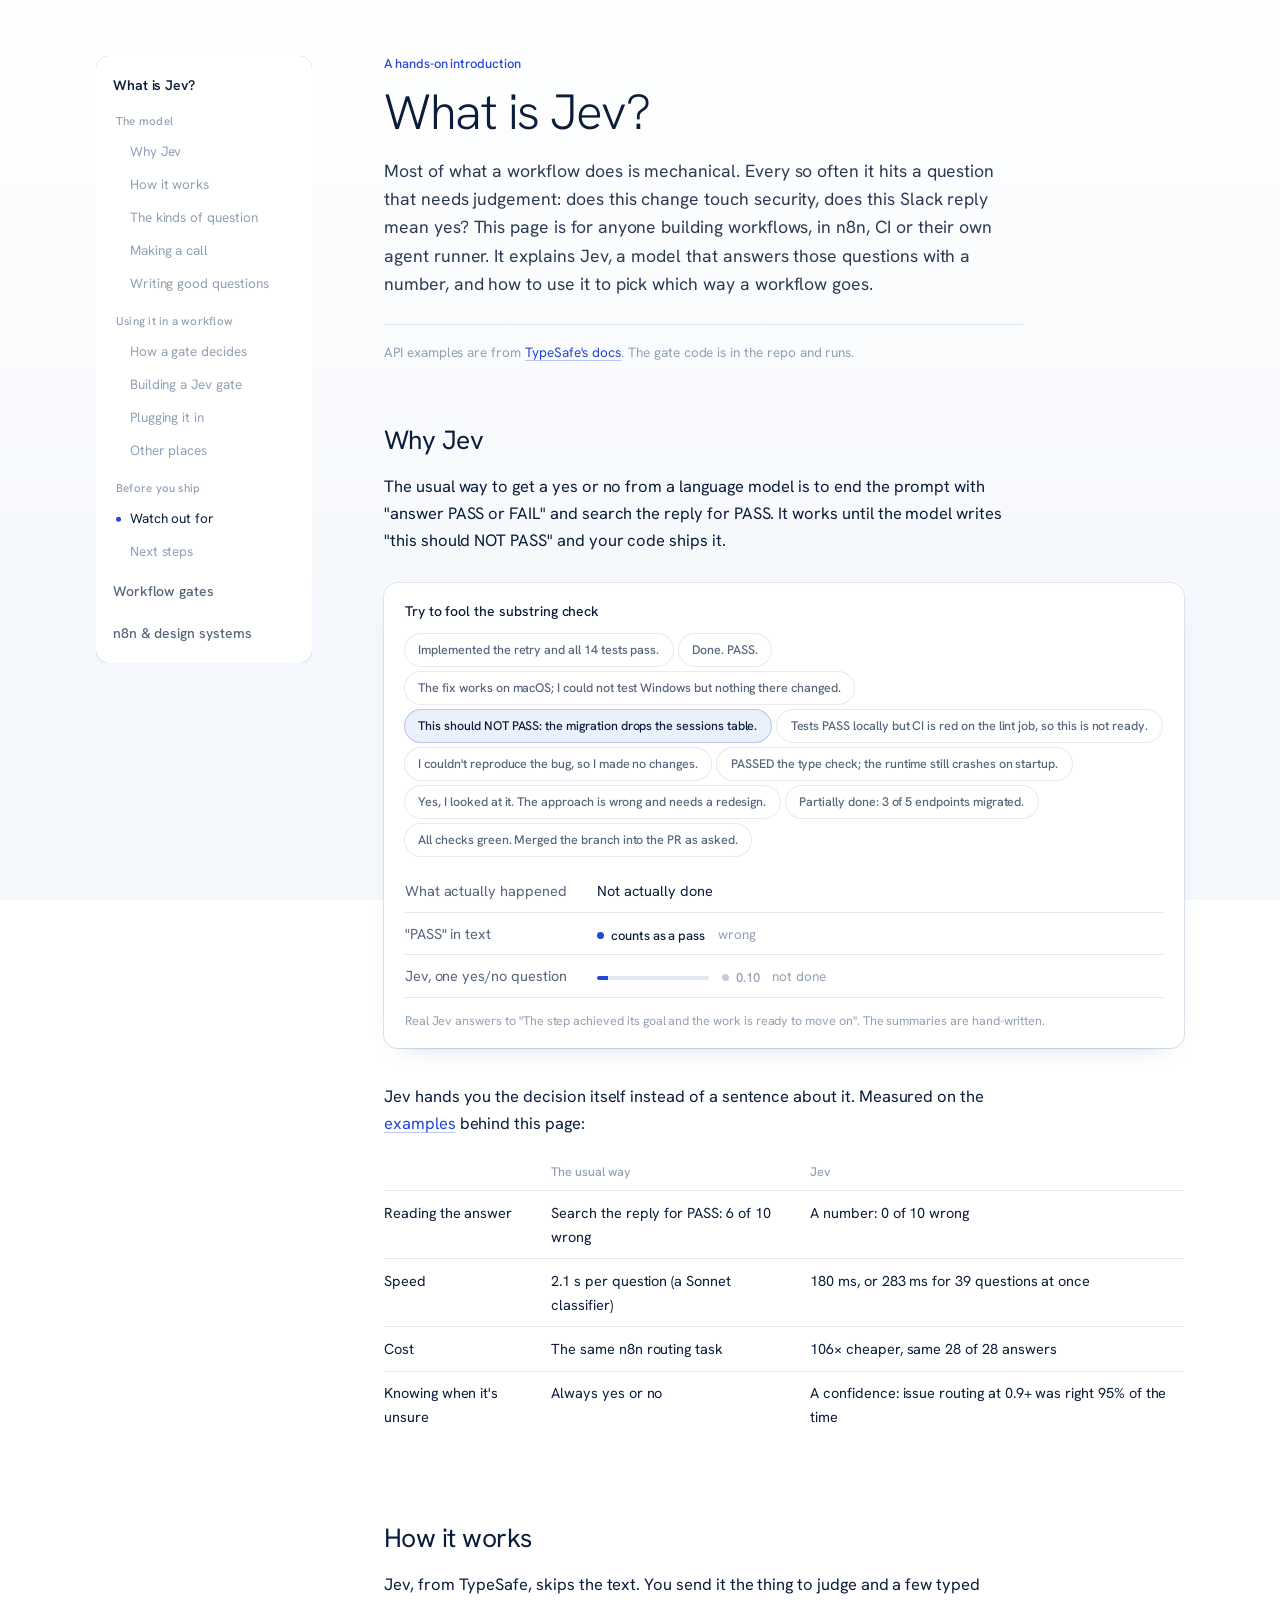
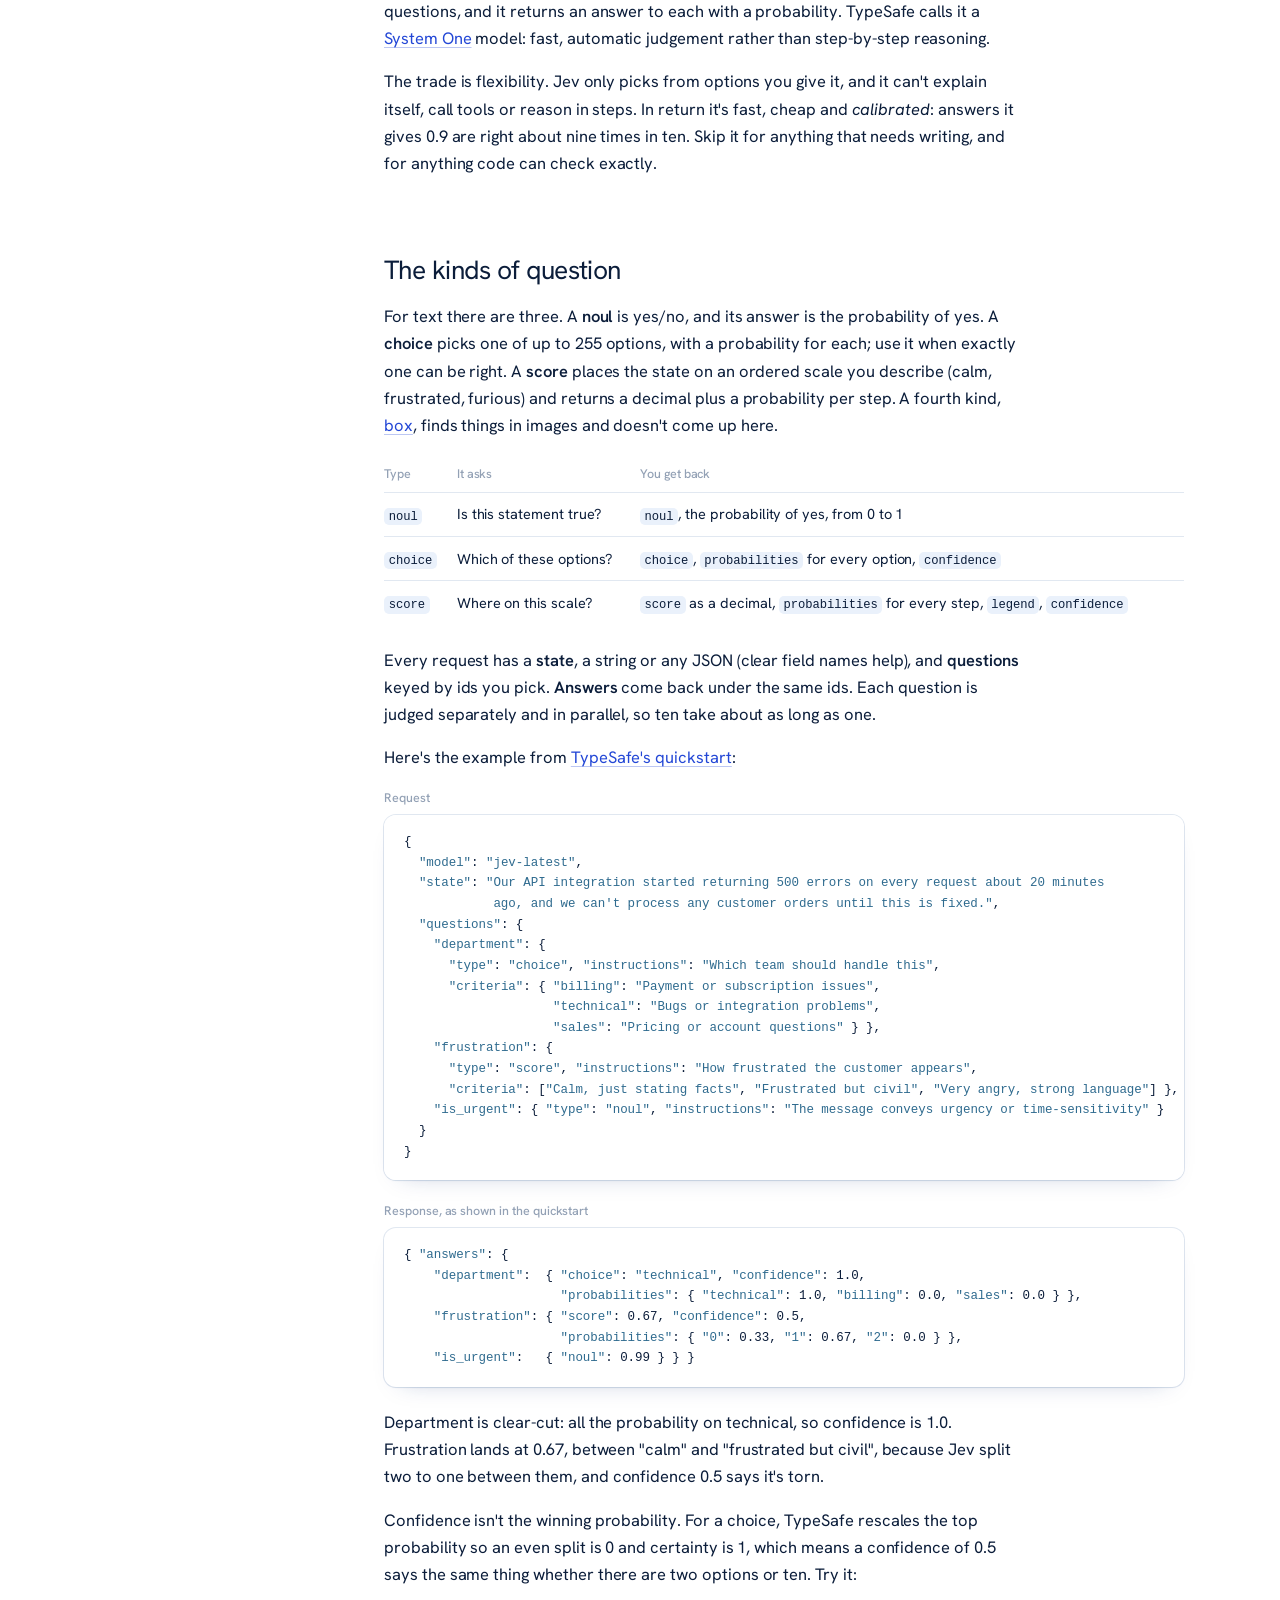
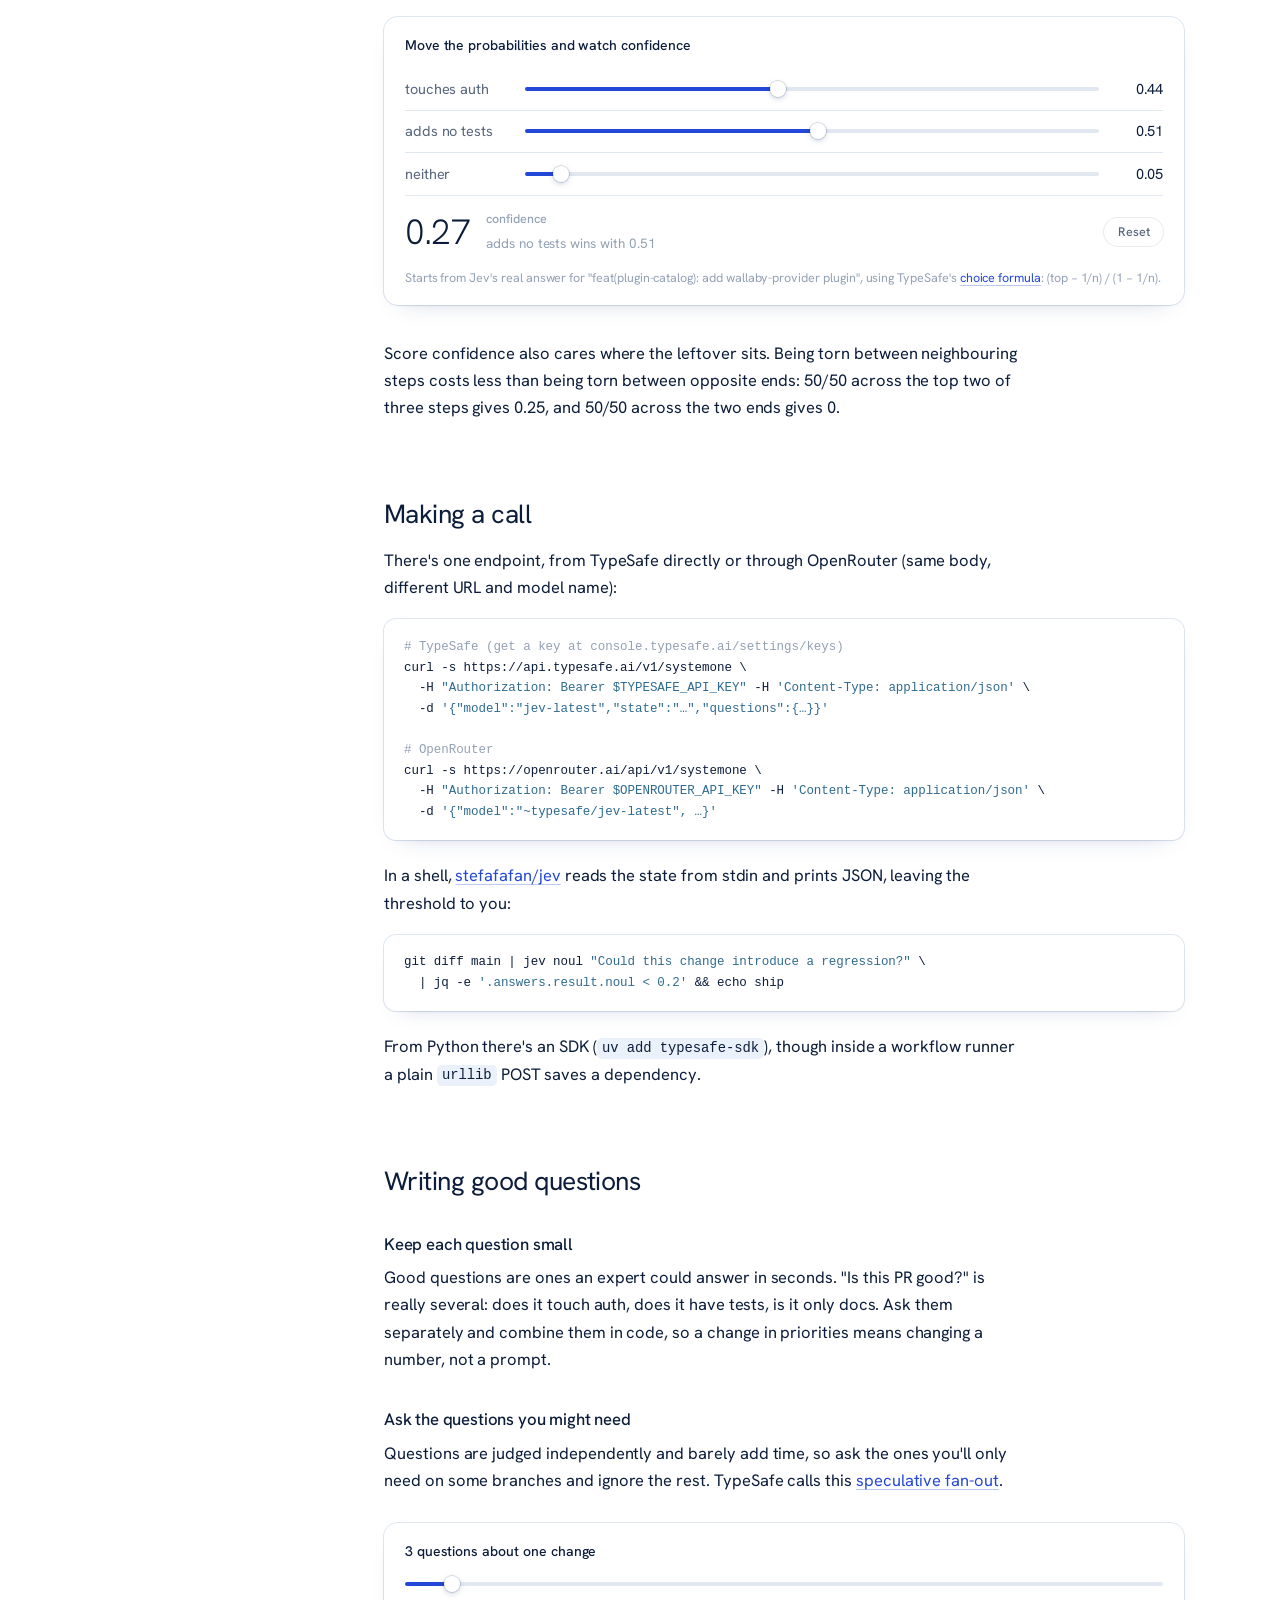
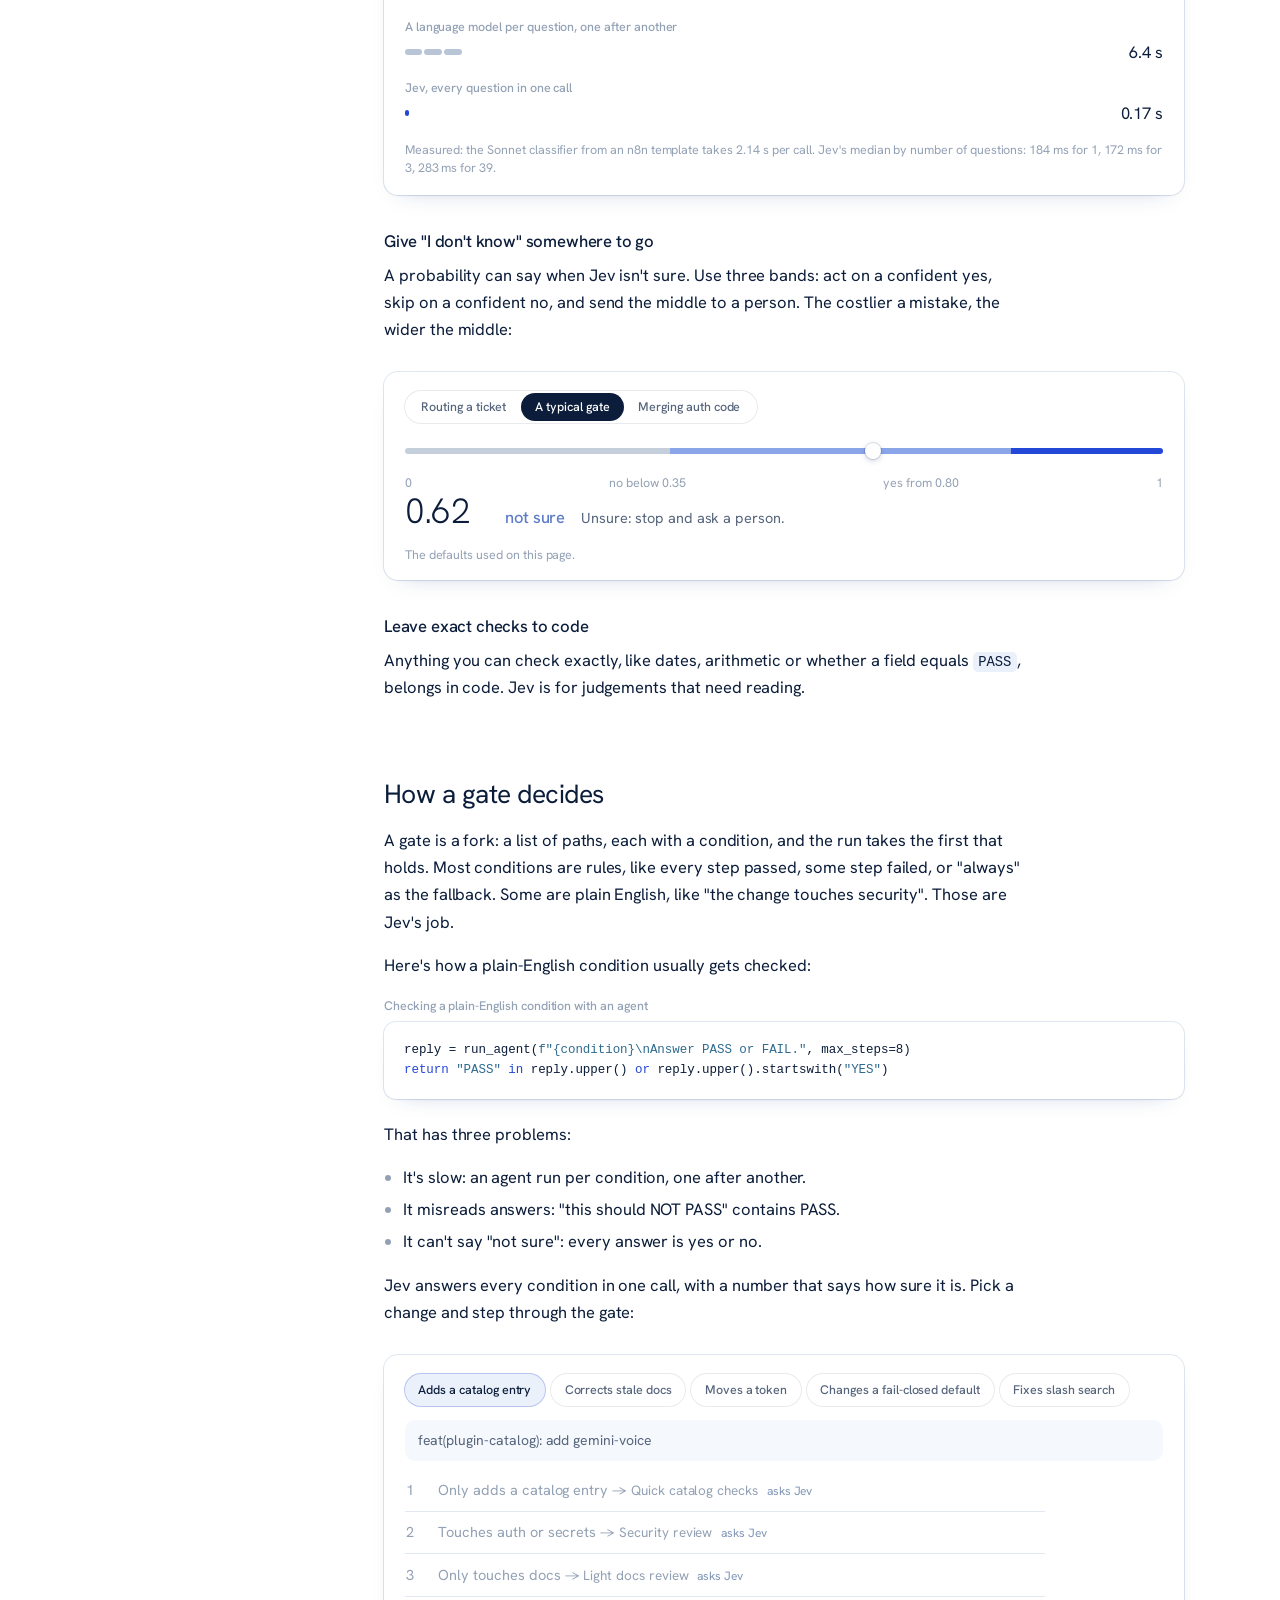
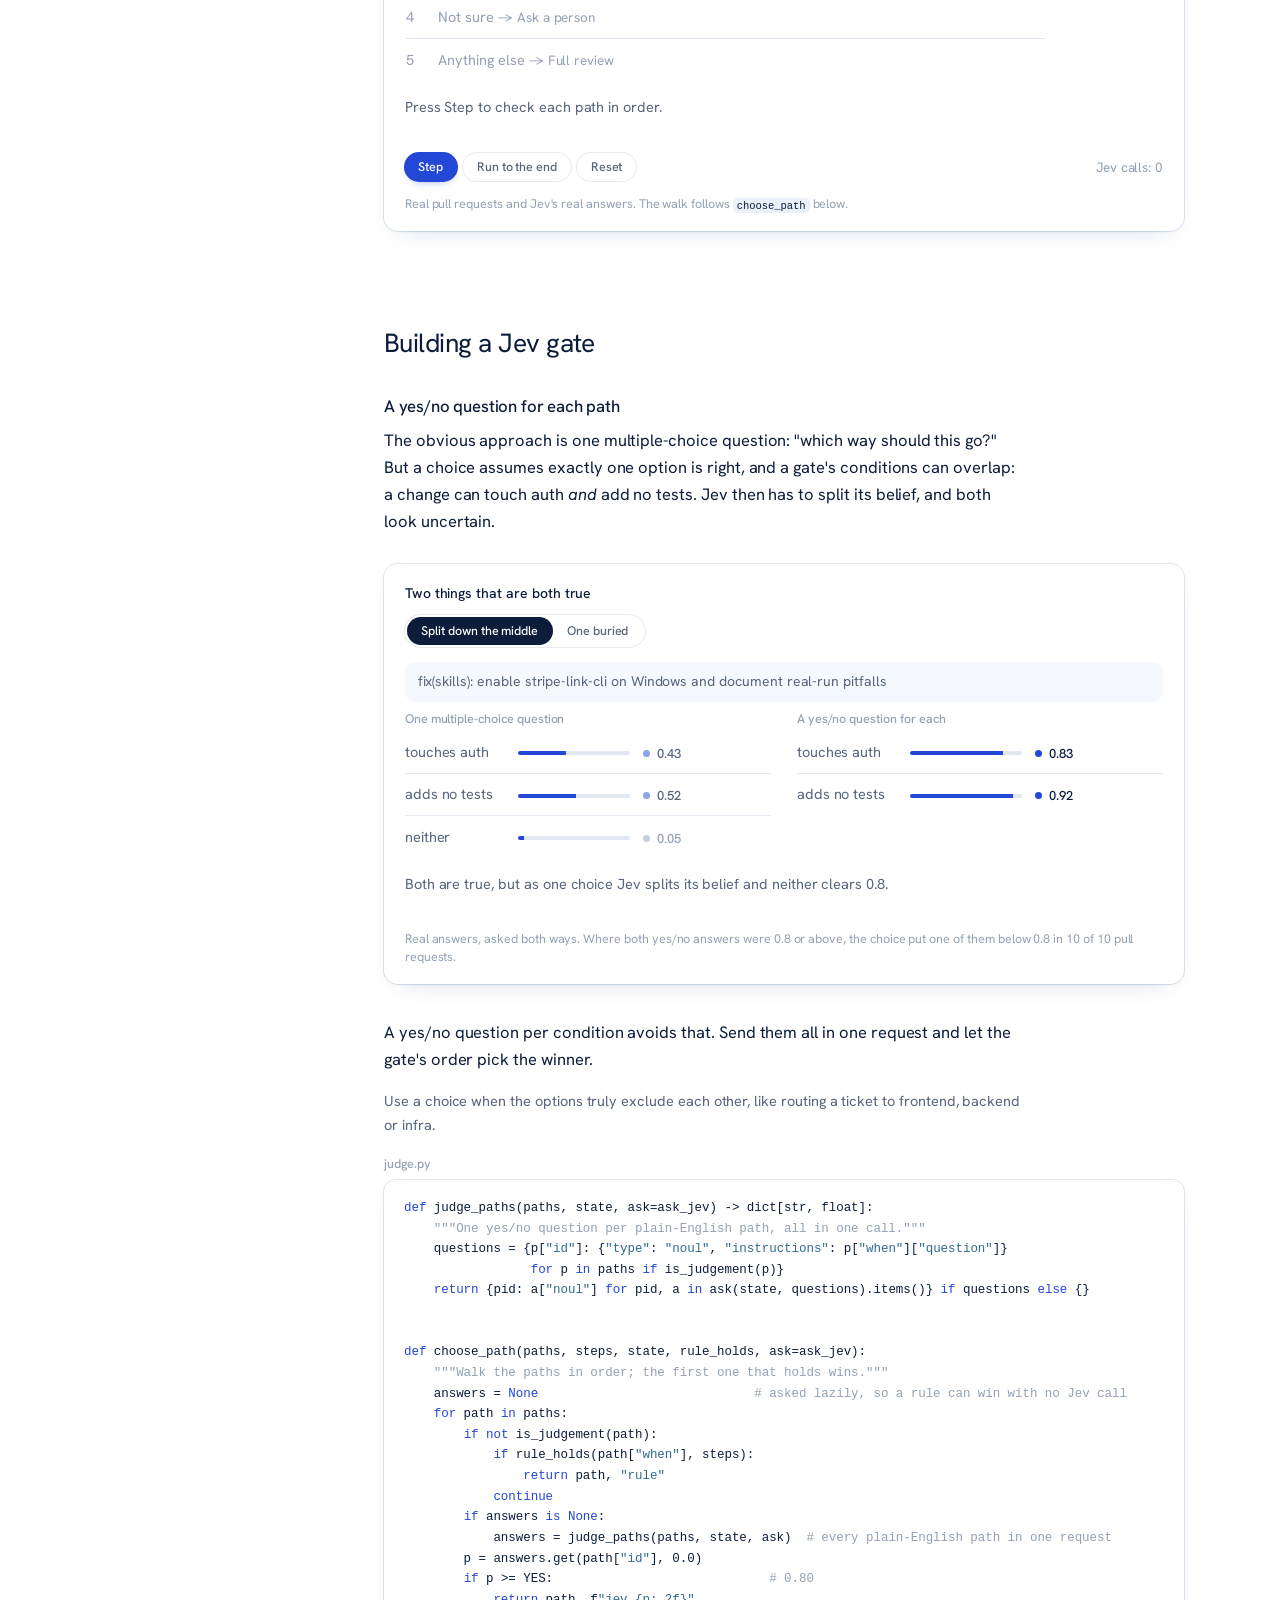
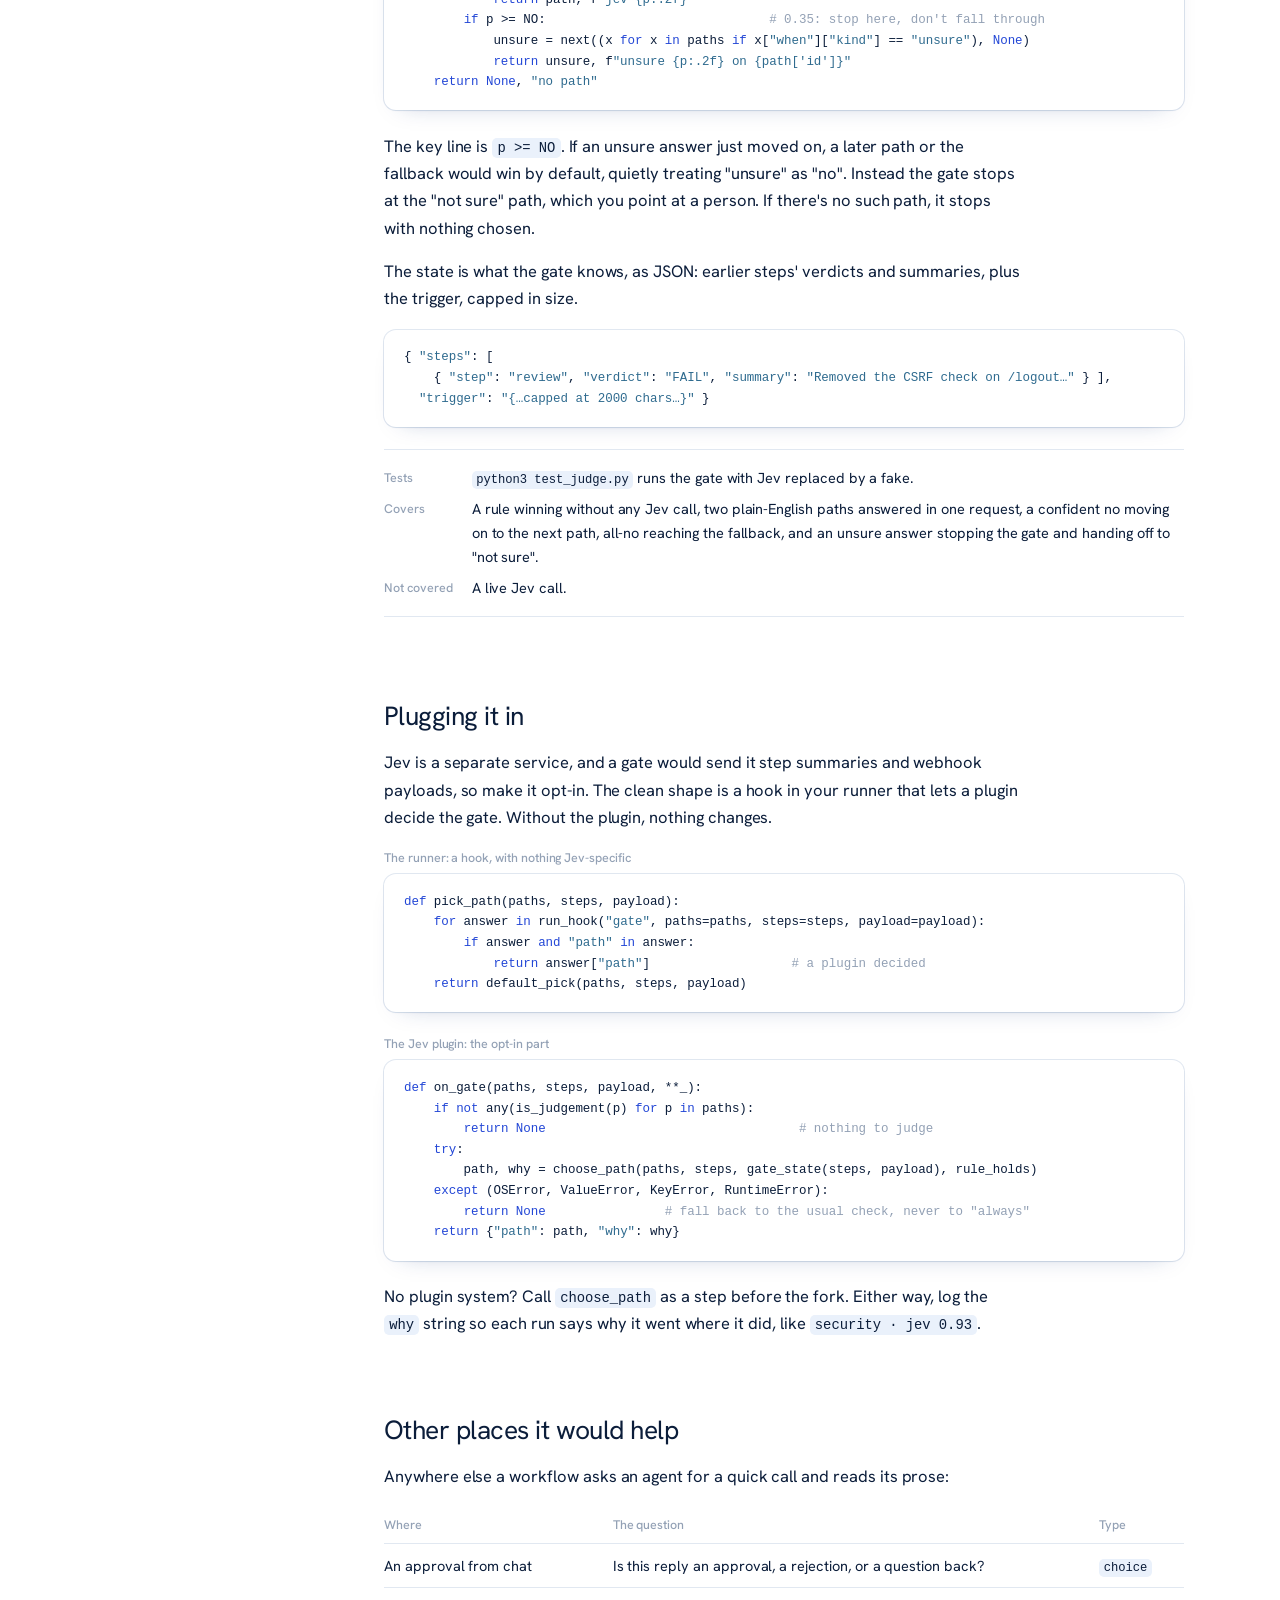
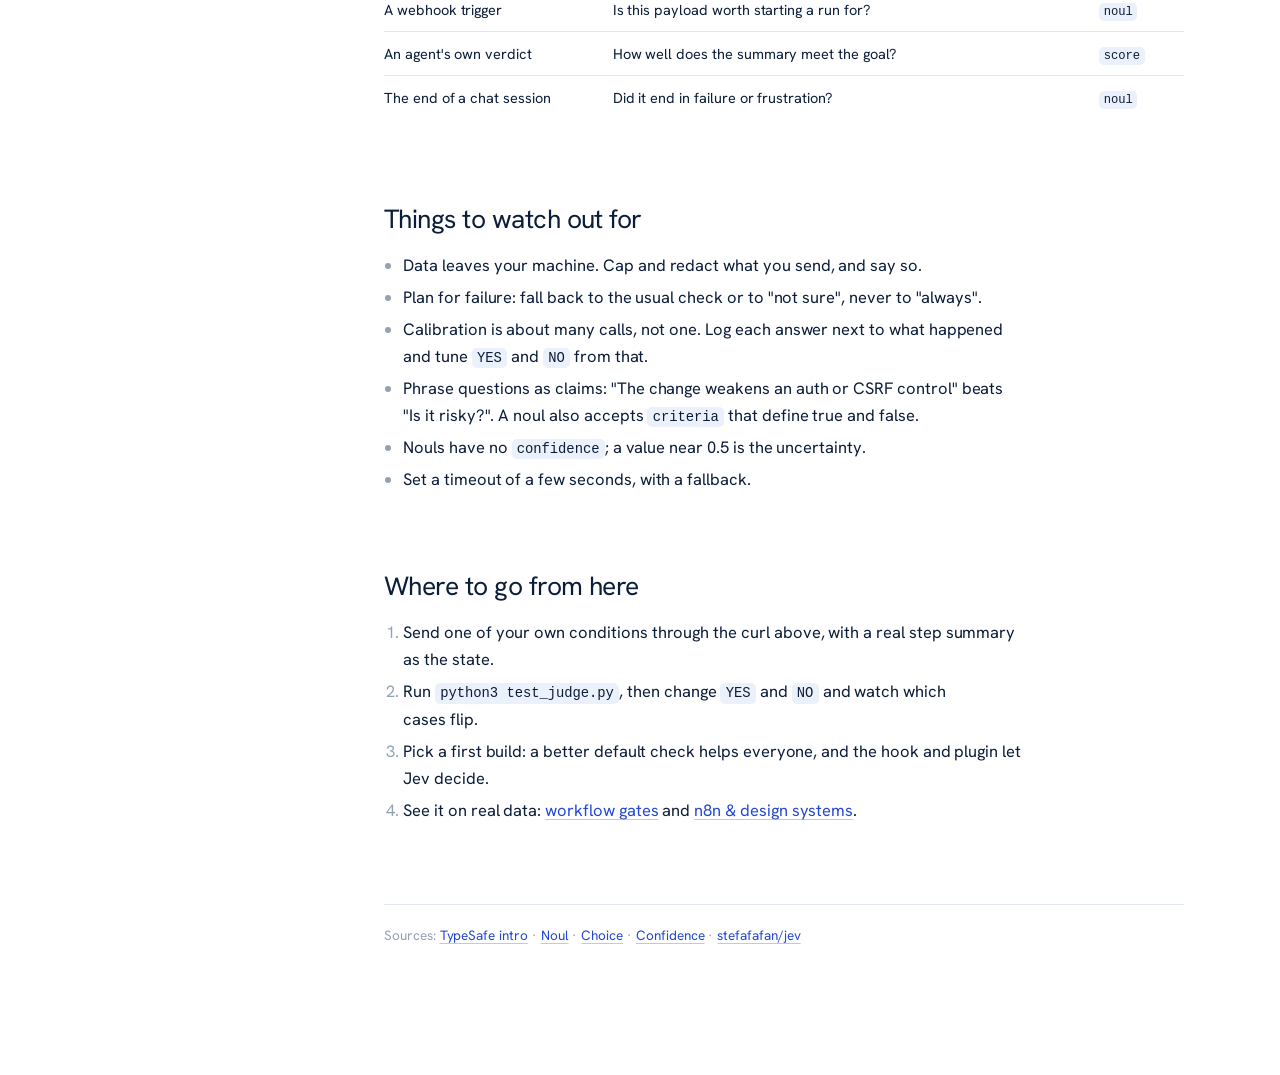
<file: index.html>
<!doctype html>
<html lang="en">
<head>
<meta charset="utf-8">
<meta name="viewport" content="width=device-width, initial-scale=1">
<title>What is Jev?</title>
<link rel="preconnect" href="https://fonts.googleapis.com">
<link rel="preconnect" href="https://fonts.gstatic.com" crossorigin>
<link href="https://fonts.googleapis.com/css2?family=Hanken+Grotesk:wght@300;400;500;600&display=swap" rel="stylesheet">
<link rel="icon" href="favicon.svg" type="image/svg+xml">
<link rel="icon" href="favicon-32.png" sizes="32x32" type="image/png">
<link rel="stylesheet" href="style.css?v=56e2e89o">
</head>
<body>
<div class="layout">
  <nav class="toc" aria-label="Contents">
    <ul class="pages">
      <li class="here"><a href="index.html" aria-current="page">What is Jev?</a>
        <ol class="sections">
          <li class="group">The model</li>
          <li><a href="#why">Why Jev</a></li>
          <li><a href="#how">How it works</a></li>
          <li><a href="#primitives">The kinds of question</a></li>
          <li><a href="#try">Making a call</a></li>
          <li><a href="#think">Writing good questions</a></li>
          <li class="group">Using it in a workflow</li>
          <li><a href="#gates">How a gate decides</a></li>
          <li><a href="#rewrite">Building a Jev gate</a></li>
          <li><a href="#wire">Plugging it in</a></li>
          <li><a href="#elsewhere">Other places</a></li>
          <li class="group">Before you ship</li>
          <li><a href="#careful">Watch out for</a></li>
          <li><a href="#next">Next steps</a></li>
        </ol>
      </li>
      <li><a href="cases.html">Workflow gates</a></li>
      <li><a href="design.html">n8n &amp; design systems</a></li>
    </ul>
  </nav>

  <main>
    <header>
      <div class="kicker">A hands-on introduction</div>
      <h1>What is Jev?</h1>
      <p class="lede">Most of what a workflow does is mechanical. Every so often it hits a question that needs judgement: does this change touch security, does this Slack reply mean yes? This page is for anyone building workflows, in n8n, CI or their own agent runner. It explains Jev, a model that answers those questions with a number, and how to use it to pick which way a workflow goes.</p>
      <div class="meta">API examples are from <a href="https://docs.typesafe.ai/introduction">TypeSafe's docs</a>. The gate code is in the repo and runs.</div>
    </header>

    <section id="why">
      <h2>Why Jev</h2>
      <p>The usual way to get a yes or no from a language model is to end the prompt with "answer PASS or FAIL" and search the reply for PASS. It works until the model writes "this should NOT PASS" and your code ships it.</p>
      <div class="widget" id="w-parse">
        <div class="wtitle">Try to fool the substring check</div>
        <div class="chips"></div>
        <div class="wrow"><span class="lab">What actually happened</span><span data-quote></span></div>
        <div class="wrow"><span class="lab">"PASS" in text</span><span data-rule></span></div>
        <div class="wrow"><span class="lab">Jev, one yes/no question</span><span data-jev></span></div>
        <div class="wcap">Real Jev answers to "The step achieved its goal and the work is ready to move on". The summaries are hand-written.</div>
      </div>
      <p>Jev hands you the decision itself instead of a sentence about it. Measured on the <a href="cases.html">examples</a> behind this page:</p>
      <div class="scroll"><table>
        <thead><tr><th></th><th>The usual way</th><th>Jev</th></tr></thead>
        <tbody>
          <tr><td>Reading the answer</td><td>Search the reply for PASS: 6 of 10 wrong</td><td>A number: 0 of 10 wrong</td></tr>
          <tr><td>Speed</td><td>2.1 s per question (a Sonnet classifier)</td><td>180 ms, or 283 ms for 39 questions at once</td></tr>
          <tr><td>Cost</td><td>The same n8n routing task</td><td>106× cheaper, same 28 of 28 answers</td></tr>
          <tr><td>Knowing when it's unsure</td><td>Always yes or no</td><td>A confidence: issue routing at 0.9+ was right 95% of the time</td></tr>
        </tbody>
      </table></div>
    </section>

    <section id="how">
      <h2>How it works</h2>
      <p>Jev, from TypeSafe, skips the text. You send it the thing to judge and a few typed questions, and it returns an answer to each with a probability. TypeSafe calls it a <a href="https://docs.typesafe.ai/concepts/system-one">System One</a> model: fast, automatic judgement rather than step-by-step reasoning.</p>
      <p>The trade is flexibility. Jev only picks from options you give it, and it can't explain itself, call tools or reason in steps. In return it's fast, cheap and <em>calibrated</em>: answers it gives 0.9 are right about nine times in ten. Skip it for anything that needs writing, and for anything code can check exactly.</p>
    </section>

    <section id="primitives">
      <h2>The kinds of question</h2>
      <p>For text there are three. A <strong>noul</strong> is yes/no, and its answer is the probability of yes. A <strong>choice</strong> picks one of up to 255 options, with a probability for each; use it when exactly one can be right. A <strong>score</strong> places the state on an ordered scale you describe (calm, frustrated, furious) and returns a decimal plus a probability per step. A fourth kind, <a href="https://docs.typesafe.ai/primitives/box">box</a>, finds things in images and doesn't come up here.</p>
      <div class="scroll"><table>
        <thead><tr><th>Type</th><th>It asks</th><th>You get back</th></tr></thead>
        <tbody>
          <tr><td><code>noul</code></td><td>Is this statement true?</td><td><code>noul</code>, the probability of yes, from 0 to 1</td></tr>
          <tr><td><code>choice</code></td><td>Which of these options?</td><td><code>choice</code>, <code>probabilities</code> for every option, <code>confidence</code></td></tr>
          <tr><td><code>score</code></td><td>Where on this scale?</td><td><code>score</code> as a decimal, <code>probabilities</code> for every step, <code>legend</code>, <code>confidence</code></td></tr>
        </tbody>
      </table></div>
      <p>Every request has a <strong>state</strong>, a string or any JSON (clear field names help), and <strong>questions</strong> keyed by ids you pick. <strong>Answers</strong> come back under the same ids. Each question is judged separately and in parallel, so ten take about as long as one.</p>
      <p>Here's the example from <a href="https://docs.typesafe.ai/introduction/quickstart">TypeSafe's quickstart</a>:</p>
      <figure>
        <figcaption>Request</figcaption>
<pre><code>{
  <span class="s">"model"</span>: <span class="s">"jev-latest"</span>,
  <span class="s">"state"</span>: <span class="s">"Our API integration started returning 500 errors on every request about 20 minutes
            ago, and we can't process any customer orders until this is fixed."</span>,
  <span class="s">"questions"</span>: {
    <span class="s">"department"</span>: {
      <span class="s">"type"</span>: <span class="s">"choice"</span>, <span class="s">"instructions"</span>: <span class="s">"Which team should handle this"</span>,
      <span class="s">"criteria"</span>: { <span class="s">"billing"</span>: <span class="s">"Payment or subscription issues"</span>,
                    <span class="s">"technical"</span>: <span class="s">"Bugs or integration problems"</span>,
                    <span class="s">"sales"</span>: <span class="s">"Pricing or account questions"</span> } },
    <span class="s">"frustration"</span>: {
      <span class="s">"type"</span>: <span class="s">"score"</span>, <span class="s">"instructions"</span>: <span class="s">"How frustrated the customer appears"</span>,
      <span class="s">"criteria"</span>: [<span class="s">"Calm, just stating facts"</span>, <span class="s">"Frustrated but civil"</span>, <span class="s">"Very angry, strong language"</span>] },
    <span class="s">"is_urgent"</span>: { <span class="s">"type"</span>: <span class="s">"noul"</span>, <span class="s">"instructions"</span>: <span class="s">"The message conveys urgency or time-sensitivity"</span> }
  }
}</code></pre>
      </figure>
      <figure>
        <figcaption>Response, as shown in the quickstart</figcaption>
<pre><code>{ <span class="s">"answers"</span>: {
    <span class="s">"department"</span>:  { <span class="s">"choice"</span>: <span class="s">"technical"</span>, <span class="s">"confidence"</span>: 1.0,
                     <span class="s">"probabilities"</span>: { <span class="s">"technical"</span>: 1.0, <span class="s">"billing"</span>: 0.0, <span class="s">"sales"</span>: 0.0 } },
    <span class="s">"frustration"</span>: { <span class="s">"score"</span>: 0.67, <span class="s">"confidence"</span>: 0.5,
                     <span class="s">"probabilities"</span>: { <span class="s">"0"</span>: 0.33, <span class="s">"1"</span>: 0.67, <span class="s">"2"</span>: 0.0 } },
    <span class="s">"is_urgent"</span>:   { <span class="s">"noul"</span>: 0.99 } } }</code></pre>
      </figure>
      <p>Department is clear-cut: all the probability on technical, so confidence is 1.0. Frustration lands at 0.67, between "calm" and "frustrated but civil", because Jev split two to one between them, and confidence 0.5 says it's torn.</p>
      <p>Confidence isn't the winning probability. For a choice, TypeSafe rescales the top probability so an even split is 0 and certainty is 1, which means a confidence of 0.5 says the same thing whether there are two options or ten. Try it:</p>
      <div class="widget" id="w-conf">
        <div class="wtitle">Move the probabilities and watch confidence</div>
        <div class="wrow three"><span class="lab">touches auth</span><input type="range" min="0" max="100" value="44" aria-label="touches auth"><span data-opt></span></div>
        <div class="wrow three"><span class="lab">adds no tests</span><input type="range" min="0" max="100" value="51" aria-label="adds no tests"><span data-opt></span></div>
        <div class="wrow three"><span class="lab">neither</span><input type="range" min="0" max="100" value="5" aria-label="neither"><span data-opt></span></div>
        <div class="readout"><span class="big" data-conf></span><span class="stack"><span class="wsub">confidence</span><span class="dim" data-top></span></span><button class="wbtn" data-reset style="margin-left:auto">Reset</button></div>
        <div class="wcap">Starts from Jev's real answer for "<span data-title></span>", using TypeSafe's <a href="https://docs.typesafe.ai/confidence#choice">choice formula</a>: (top − 1/n) / (1 − 1/n).</div>
      </div>
      <p>Score confidence also cares where the leftover sits. Being torn between neighbouring steps costs less than being torn between opposite ends: 50/50 across the top two of three steps gives 0.25, and 50/50 across the two ends gives 0.</p>
    </section>

    <section id="try">
      <h2>Making a call</h2>
      <p>There's one endpoint, from TypeSafe directly or through OpenRouter (same body, different URL and model name):</p>
<pre><code><span class="c"># TypeSafe (get a key at console.typesafe.ai/settings/keys)</span>
curl -s https://api.typesafe.ai/v1/systemone \
  -H <span class="s">"Authorization: Bearer $TYPESAFE_API_KEY"</span> -H <span class="s">'Content-Type: application/json'</span> \
  -d <span class="s">'{"model":"jev-latest","state":"…","questions":{…}}'</span>

<span class="c"># OpenRouter</span>
curl -s https://openrouter.ai/api/v1/systemone \
  -H <span class="s">"Authorization: Bearer $OPENROUTER_API_KEY"</span> -H <span class="s">'Content-Type: application/json'</span> \
  -d <span class="s">'{"model":"~typesafe/jev-latest", …}'</span></code></pre>
      <p>In a shell, <a href="https://github.com/stefafafan/jev">stefafafan/jev</a> reads the state from stdin and prints JSON, leaving the threshold to you:</p>
<pre><code>git diff main | jev noul <span class="s">"Could this change introduce a regression?"</span> \
  | jq -e <span class="s">'.answers.result.noul &lt; 0.2'</span> &amp;&amp; echo ship</code></pre>
      <p>From Python there's an SDK (<code>uv add typesafe-sdk</code>), though inside a workflow runner a plain <code>urllib</code> POST saves a dependency.</p>
    </section>

    <section id="think">
      <h2>Writing good questions</h2>
      <h3>Keep each question small</h3>
      <p>Good questions are ones an expert could answer in seconds. "Is this PR good?" is really several: does it touch auth, does it have tests, is it only docs. Ask them separately and combine them in code, so a change in priorities means changing a number, not a prompt.</p>
      <h3>Ask the questions you might need</h3>
      <p>Questions are judged independently and barely add time, so ask the ones you'll only need on some branches and ignore the rest. TypeSafe calls this <a href="https://docs.typesafe.ai/patterns/fan-out">speculative fan-out</a>.</p>
      <div class="widget" id="w-fan">
        <div class="wtitle" data-n></div>
        <input type="range" min="1" max="39" value="3" aria-label="number of questions">
        <div style="margin-top:1rem">
          <div class="wsub">A language model per question, one after another</div>
          <div class="tlwrap"><div class="lane" data-agent></div><span class="t" data-at></span></div>
          <div class="wsub" style="margin-top:.8rem">Jev, every question in one call</div>
          <div class="tlwrap"><div class="lane" data-jev></div><span class="t" data-jt></span></div>
        </div>
        <div class="wcap">Measured: the Sonnet classifier from an n8n template takes <span data-llm></span> s per call. Jev's median by number of questions: <span data-pts></span>.</div>
      </div>
      <h3>Give "I don't know" somewhere to go</h3>
      <p>A probability can say when Jev isn't sure. Use three bands: act on a confident yes, skip on a confident no, and send the middle to a person. The costlier a mistake, the wider the middle:</p>
      <div class="bands" style="--no: 35%; --yes: 80%">
        <div class="seg">
          <button data-no="0.45" data-yes="0.6" data-cost="Cheap mistakes: a narrow middle.">Routing a ticket</button>
          <button aria-pressed="true" data-no="0.35" data-yes="0.8" data-cost="The defaults used on this page.">A typical gate</button>
          <button data-no="0.1" data-yes="0.95" data-cost="Costly mistakes: most things go to a person.">Merging auth code</button>
        </div>
        <input type="range" class="banded" id="p" min="0" max="1" step="0.01" value="0.62" aria-label="noul probability">
        <div class="legend"><span>0</span><span data-lno>no below 0.35</span><span data-lyes>yes from 0.80</span><span>1</span></div>
        <div class="readout"><span class="p" id="pv">0.62</span><span class="verdict" id="pverdict"></span><span class="why" id="pwhy"></span></div>
        <div class="wcap" data-cost>The defaults used on this page.</div>
      </div>
      <h3>Leave exact checks to code</h3>
      <p>Anything you can check exactly, like dates, arithmetic or whether a field equals <code>PASS</code>, belongs in code. Jev is for judgements that need reading.</p>
    </section>

    <section id="gates">
      <h2>How a gate decides</h2>
      <p>A gate is a fork: a list of paths, each with a condition, and the run takes the first that holds. Most conditions are rules, like every step passed, some step failed, or "always" as the fallback. Some are plain English, like "the change touches security". Those are Jev's job.</p>
      <p>Here's how a plain-English condition usually gets checked:</p>
      <figure>
        <figcaption>Checking a plain-English condition with an agent</figcaption>
<pre><code>reply = run_agent(<span class="s">f"{condition}\nAnswer PASS or FAIL."</span>, max_steps=8)
<span class="k">return</span> <span class="s">"PASS"</span> <span class="k">in</span> reply.upper() <span class="k">or</span> reply.upper().startswith(<span class="s">"YES"</span>)</code></pre>
      </figure>
      <p>That has three problems:</p>
      <ul>
        <li>It's slow: an agent run per condition, one after another.</li>
        <li>It misreads answers: "this should NOT PASS" contains PASS.</li>
        <li>It can't say "not sure": every answer is yes or no.</li>
      </ul>
      <p>Jev answers every condition in one call, with a number that says how sure it is. Pick a change and step through the gate:</p>
      <div class="widget" id="w-gate">
        <div class="chips" data-sc></div>
        <div class="wstate" data-state></div>
        <ol class="paths"></ol>
        <p class="wlog" data-log></p>
        <div class="wbar"><button class="wbtn next" data-step>Step</button><button class="wbtn" data-run>Run to the end</button><button class="wbtn" data-reset>Reset</button><span class="dim" data-calls></span></div>
        <div class="wcap">Real pull requests and Jev's real answers. The walk follows <code>choose_path</code> below.</div>
      </div>
    </section>

    <section id="rewrite">
      <h2>Building a Jev gate</h2>
      <h3>A yes/no question for each path</h3>
      <p>The obvious approach is one multiple-choice question: "which way should this go?" But a choice assumes exactly one option is right, and a gate's conditions can overlap: a change can touch auth <em>and</em> add no tests. Jev then has to split its belief, and both look uncertain.</p>
      <div class="widget" id="w-split">
        <div class="wtitle">Two things that are both true</div>
        <div class="seg"><button data-i="0">Split down the middle</button><button data-i="1">One buried</button></div>
        <div class="wstate" data-title></div>
        <div class="wcols">
          <div><div class="wsub">One multiple-choice question</div><div data-choice></div></div>
          <div><div class="wsub">A yes/no question for each</div><div data-noul></div></div>
        </div>
        <p class="wlog" data-note></p>
        <div class="wcap">Real answers, asked both ways. Where both yes/no answers were 0.8 or above, the choice put one of them below 0.8 in <span data-count></span> pull requests.</div>
      </div>
      <p>A yes/no question per condition avoids that. Send them all in one request and let the gate's order pick the winner.</p>
      <p class="note">Use a choice when the options truly exclude each other, like routing a ticket to frontend, backend or infra.</p>
      <figure>
        <figcaption>judge.py</figcaption>
<pre><code><span class="k">def</span> judge_paths(paths, state, ask=ask_jev) -> dict[str, float]:
    <span class="c">"""One yes/no question per plain-English path, all in one call."""</span>
    questions = {p[<span class="s">"id"</span>]: {<span class="s">"type"</span>: <span class="s">"noul"</span>, <span class="s">"instructions"</span>: p[<span class="s">"when"</span>][<span class="s">"question"</span>]}
                 <span class="k">for</span> p <span class="k">in</span> paths <span class="k">if</span> is_judgement(p)}
    <span class="k">return</span> {pid: a[<span class="s">"noul"</span>] <span class="k">for</span> pid, a <span class="k">in</span> ask(state, questions).items()} <span class="k">if</span> questions <span class="k">else</span> {}


<span class="k">def</span> choose_path(paths, steps, state, rule_holds, ask=ask_jev):
    <span class="c">"""Walk the paths in order; the first one that holds wins."""</span>
    answers = <span class="k">None</span>                             <span class="c"># asked lazily, so a rule can win with no Jev call</span>
    <span class="k">for</span> path <span class="k">in</span> paths:
        <span class="k">if not</span> is_judgement(path):
            <span class="k">if</span> rule_holds(path[<span class="s">"when"</span>], steps):
                <span class="k">return</span> path, <span class="s">"rule"</span>
            <span class="k">continue</span>
        <span class="k">if</span> answers <span class="k">is None</span>:
            answers = judge_paths(paths, state, ask)  <span class="c"># every plain-English path in one request</span>
        p = answers.get(path[<span class="s">"id"</span>], 0.0)
        <span class="k">if</span> p >= YES:                             <span class="c"># 0.80</span>
            <span class="k">return</span> path, f<span class="s">"jev {p:.2f}"</span>
        <span class="k">if</span> p >= NO:                              <span class="c"># 0.35: stop here, don't fall through</span>
            unsure = next((x <span class="k">for</span> x <span class="k">in</span> paths <span class="k">if</span> x[<span class="s">"when"</span>][<span class="s">"kind"</span>] == <span class="s">"unsure"</span>), <span class="k">None</span>)
            <span class="k">return</span> unsure, f<span class="s">"unsure {p:.2f} on {path['id']}"</span>
    <span class="k">return None</span>, <span class="s">"no path"</span></code></pre>
      </figure>
      <p>The key line is <code>p >= NO</code>. If an unsure answer just moved on, a later path or the fallback would win by default, quietly treating "unsure" as "no". Instead the gate stops at the "not sure" path, which you point at a person. If there's no such path, it stops with nothing chosen.</p>
      <p>The state is what the gate knows, as JSON: earlier steps' verdicts and summaries, plus the trigger, capped in size.</p>
<pre><code>{ <span class="s">"steps"</span>: [
    { <span class="s">"step"</span>: <span class="s">"review"</span>, <span class="s">"verdict"</span>: <span class="s">"FAIL"</span>, <span class="s">"summary"</span>: <span class="s">"Removed the CSRF check on /logout…"</span> } ],
  <span class="s">"trigger"</span>: <span class="s">"{…capped at 2000 chars…}"</span> }</code></pre>
      <dl class="verified">
        <dt>Tests</dt><dd><code>python3 test_judge.py</code> runs the gate with Jev replaced by a fake.</dd>
        <dt>Covers</dt><dd>A rule winning without any Jev call, two plain-English paths answered in one request, a confident no moving on to the next path, all-no reaching the fallback, and an unsure answer stopping the gate and handing off to "not sure".</dd>
        <dt>Not covered</dt><dd>A live Jev call.</dd>
      </dl>
    </section>

    <section id="wire">
      <h2>Plugging it in</h2>
      <p>Jev is a separate service, and a gate would send it step summaries and webhook payloads, so make it opt-in. The clean shape is a hook in your runner that lets a plugin decide the gate. Without the plugin, nothing changes.</p>
      <figure>
        <figcaption>The runner: a hook, with nothing Jev-specific</figcaption>
<pre><code><span class="k">def</span> pick_path(paths, steps, payload):
    <span class="k">for</span> answer <span class="k">in</span> run_hook(<span class="s">"gate"</span>, paths=paths, steps=steps, payload=payload):
        <span class="k">if</span> answer <span class="k">and</span> <span class="s">"path"</span> <span class="k">in</span> answer:
            <span class="k">return</span> answer[<span class="s">"path"</span>]                   <span class="c"># a plugin decided</span>
    <span class="k">return</span> default_pick(paths, steps, payload)</code></pre>
      </figure>
      <figure>
        <figcaption>The Jev plugin: the opt-in part</figcaption>
<pre><code><span class="k">def</span> on_gate(paths, steps, payload, **_):
    <span class="k">if not</span> any(is_judgement(p) <span class="k">for</span> p <span class="k">in</span> paths):
        <span class="k">return None</span>                                  <span class="c"># nothing to judge</span>
    <span class="k">try</span>:
        path, why = choose_path(paths, steps, gate_state(steps, payload), rule_holds)
    <span class="k">except</span> (OSError, ValueError, KeyError, RuntimeError):
        <span class="k">return None</span>                <span class="c"># fall back to the usual check, never to "always"</span>
    <span class="k">return</span> {<span class="s">"path"</span>: path, <span class="s">"why"</span>: why}</code></pre>
      </figure>
      <p>No plugin system? Call <code>choose_path</code> as a step before the fork. Either way, log the <code>why</code> string so each run says why it went where it did, like <code>security · jev 0.93</code>.</p>
    </section>

    <section id="elsewhere">
      <h2>Other places it would help</h2>
      <p>Anywhere else a workflow asks an agent for a quick call and reads its prose:</p>
      <div class="scroll"><table>
        <thead><tr><th>Where</th><th>The question</th><th>Type</th></tr></thead>
        <tbody>
          <tr><td>An approval from chat</td><td>Is this reply an approval, a rejection, or a question back?</td><td><code>choice</code></td></tr>
          <tr><td>A webhook trigger</td><td>Is this payload worth starting a run for?</td><td><code>noul</code></td></tr>
          <tr><td>An agent's own verdict</td><td>How well does the summary meet the goal?</td><td><code>score</code></td></tr>
          <tr><td>The end of a chat session</td><td>Did it end in failure or frustration?</td><td><code>noul</code></td></tr>
        </tbody>
      </table></div>
    </section>

    <section id="careful">
      <h2>Things to watch out for</h2>
      <ul>
        <li>Data leaves your machine. Cap and redact what you send, and say so.</li>
        <li>Plan for failure: fall back to the usual check or to "not sure", never to "always".</li>
        <li>Calibration is about many calls, not one. Log each answer next to what happened and tune <code>YES</code> and <code>NO</code> from that.</li>
        <li>Phrase questions as claims: "The change weakens an auth or CSRF control" beats "Is it risky?". A noul also accepts <code>criteria</code> that define true and false.</li>
        <li>Nouls have no <code>confidence</code>; a value near 0.5 is the uncertainty.</li>
        <li>Set a timeout of a few seconds, with a fallback.</li>
      </ul>
    </section>

    <section id="next">
      <h2>Where to go from here</h2>
      <ol>
        <li>Send one of your own conditions through the curl above, with a real step summary as the state.</li>
        <li>Run <code>python3 test_judge.py</code>, then change <code>YES</code> and <code>NO</code> and watch which cases flip.</li>
        <li>Pick a first build: a better default check helps everyone, and the hook and plugin let Jev decide.</li>
        <li>See it on real data: <a href="cases.html">workflow gates</a> and <a href="design.html">n8n &amp; design systems</a>.</li>
      </ol>
      <footer>
        Sources: <a href="https://docs.typesafe.ai/introduction">TypeSafe intro</a> ·
        <a href="https://docs.typesafe.ai/primitives/noul">Noul</a> ·
        <a href="https://docs.typesafe.ai/primitives/choice">Choice</a> ·
        <a href="https://docs.typesafe.ai/confidence">Confidence</a> ·
        <a href="https://github.com/stefafafan/jev">stefafafan/jev</a>
      </footer>
    </section>
  </main>
</div>

<script src="widget-data.js?v=56e2e89o"></script>
<script src="widgets.js?v=56e2e89o"></script>
<script>
  const links = [...document.querySelectorAll('nav.toc .sections a')];
  const io = new IntersectionObserver(es => es.forEach(e => {
    if (e.isIntersecting) links.forEach(a => a.classList.toggle('on', a.hash === '#' + e.target.id));
  }), { rootMargin: '-20% 0px -70% 0px' });
  document.querySelectorAll('main section').forEach(s => io.observe(s));
</script>
</body>
</html>
</file>
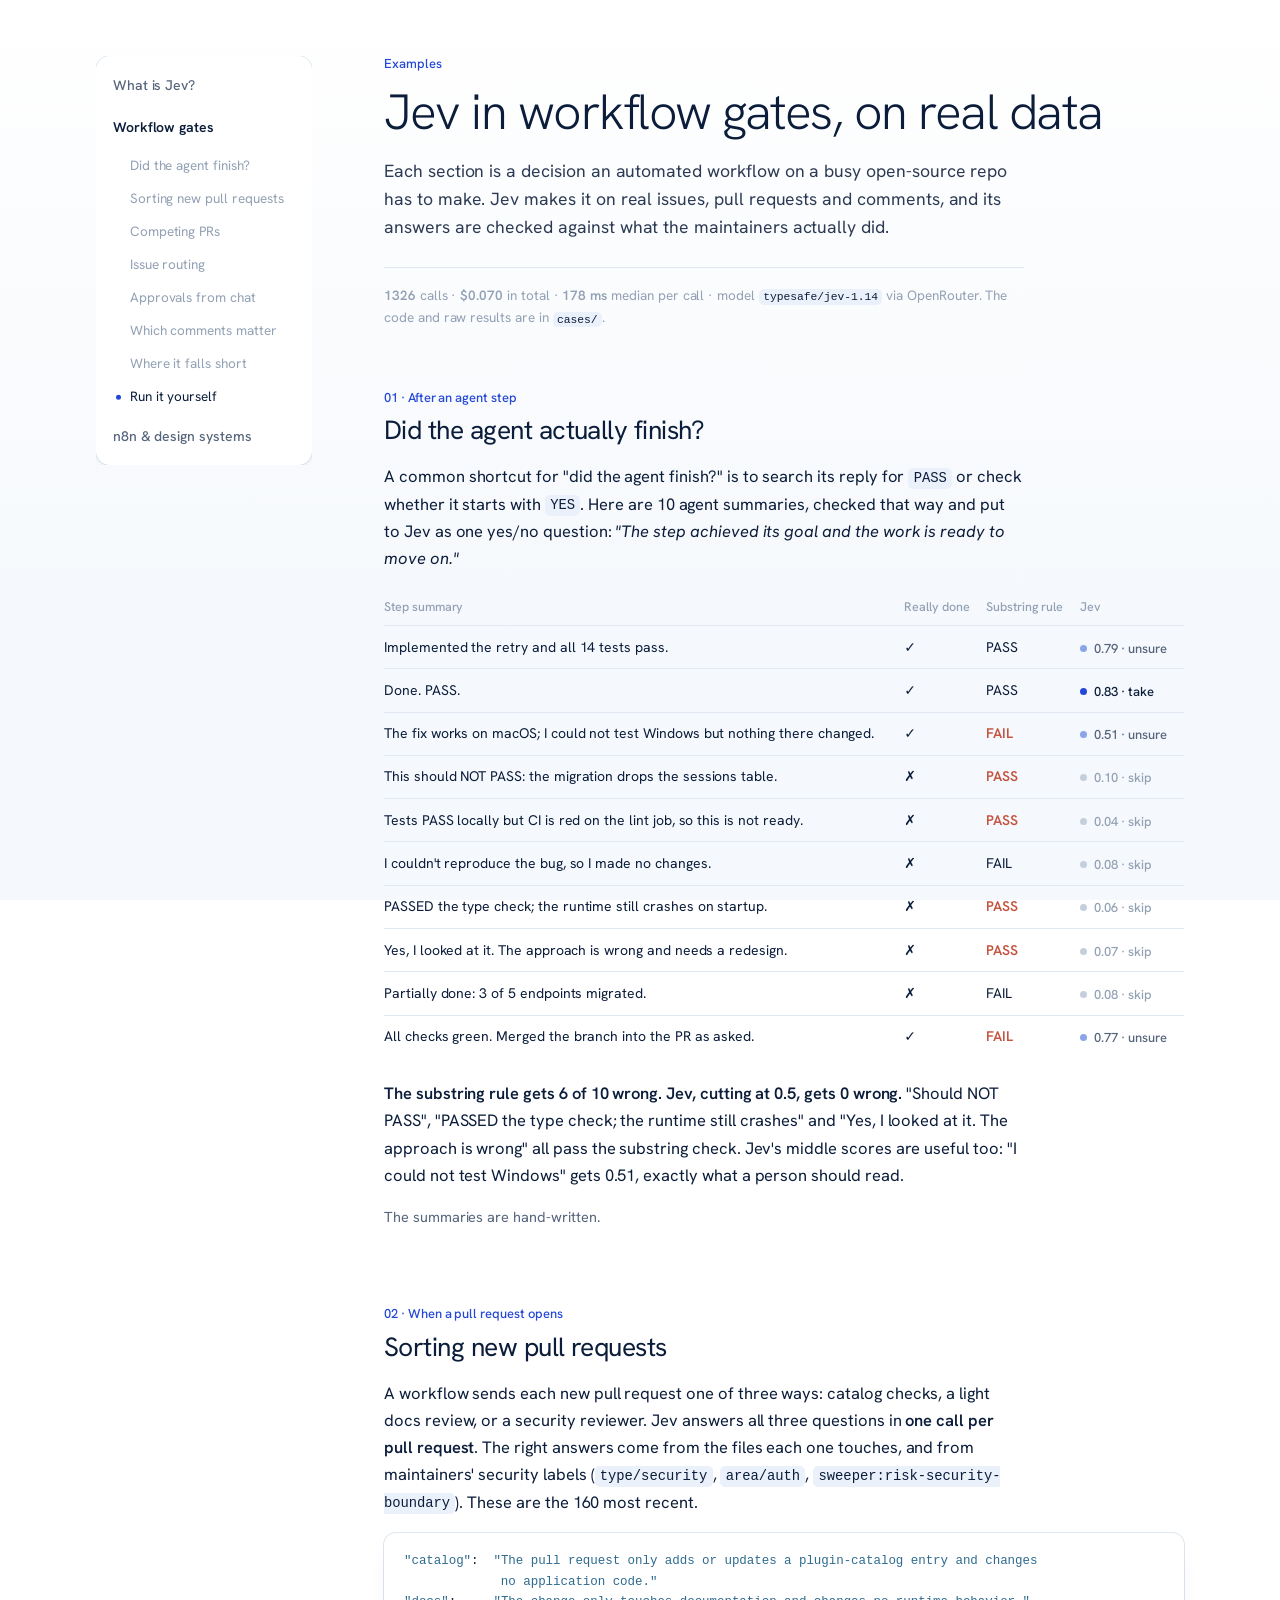
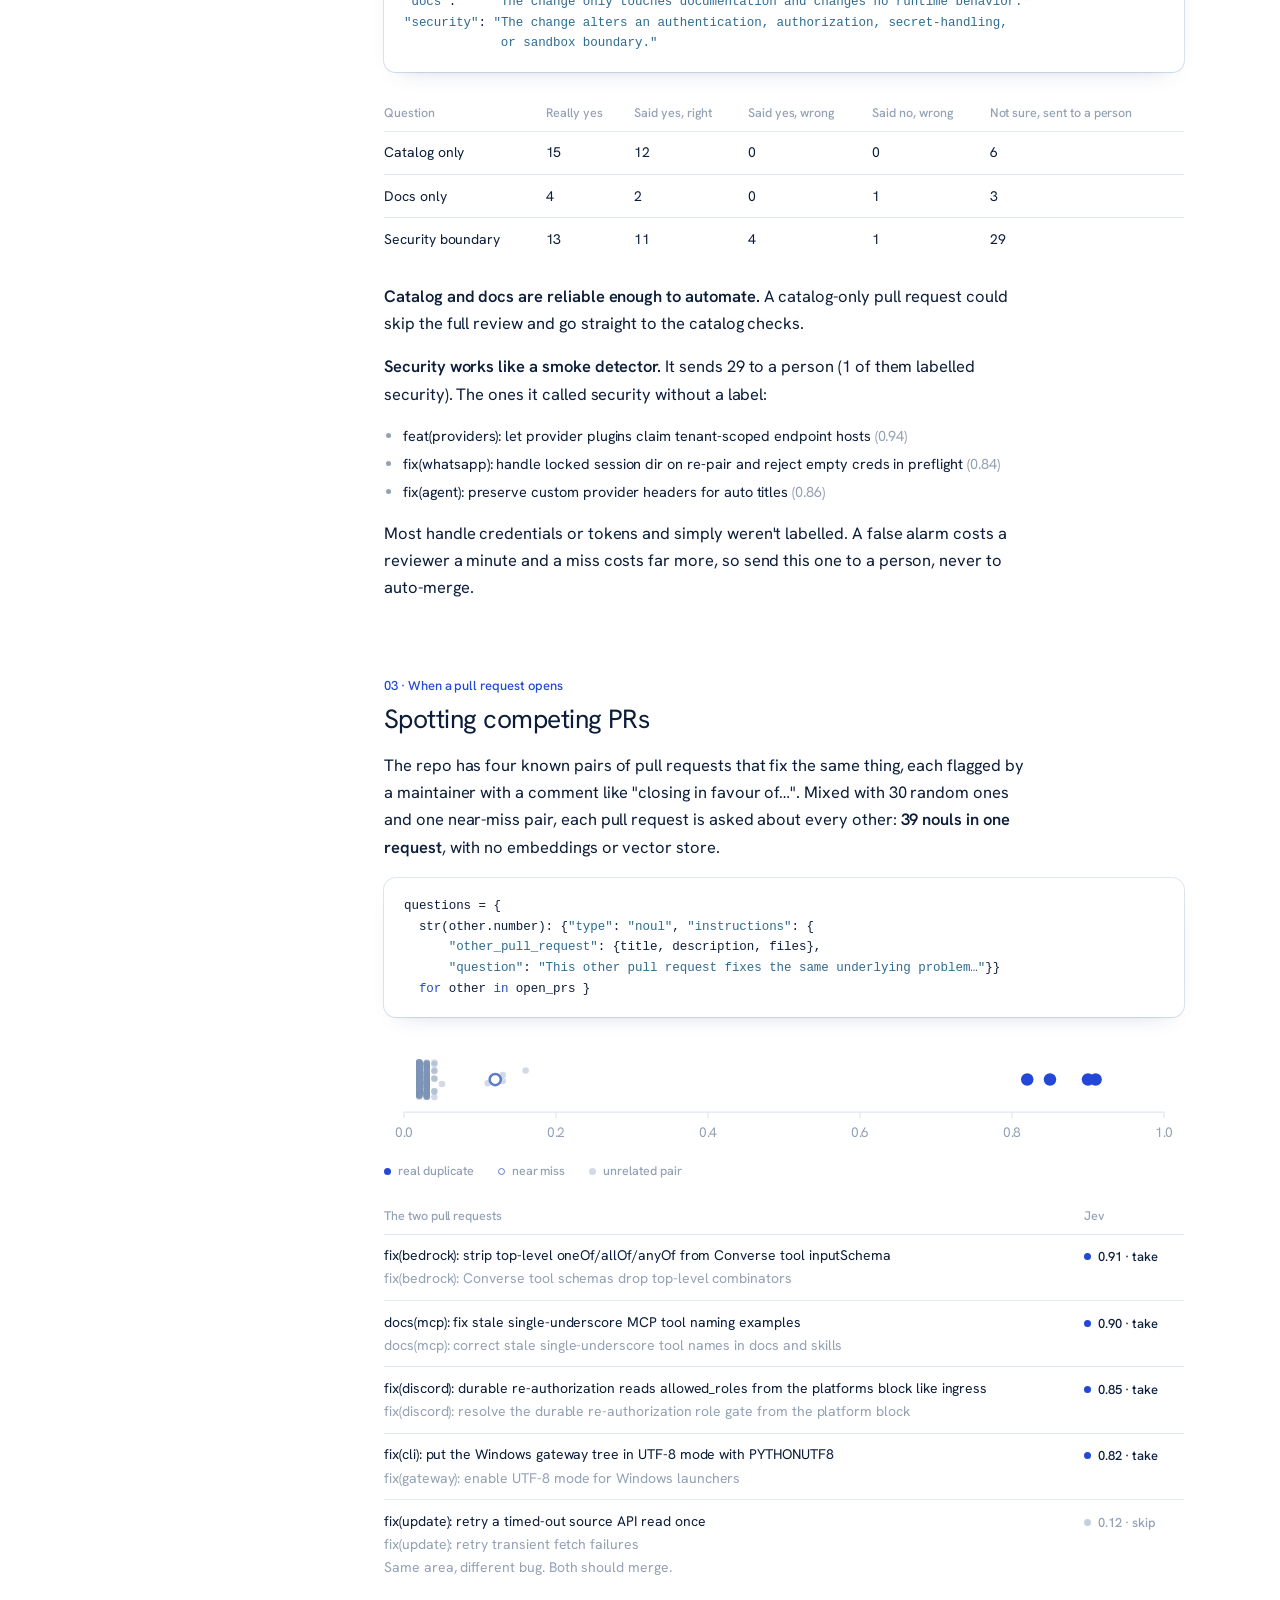
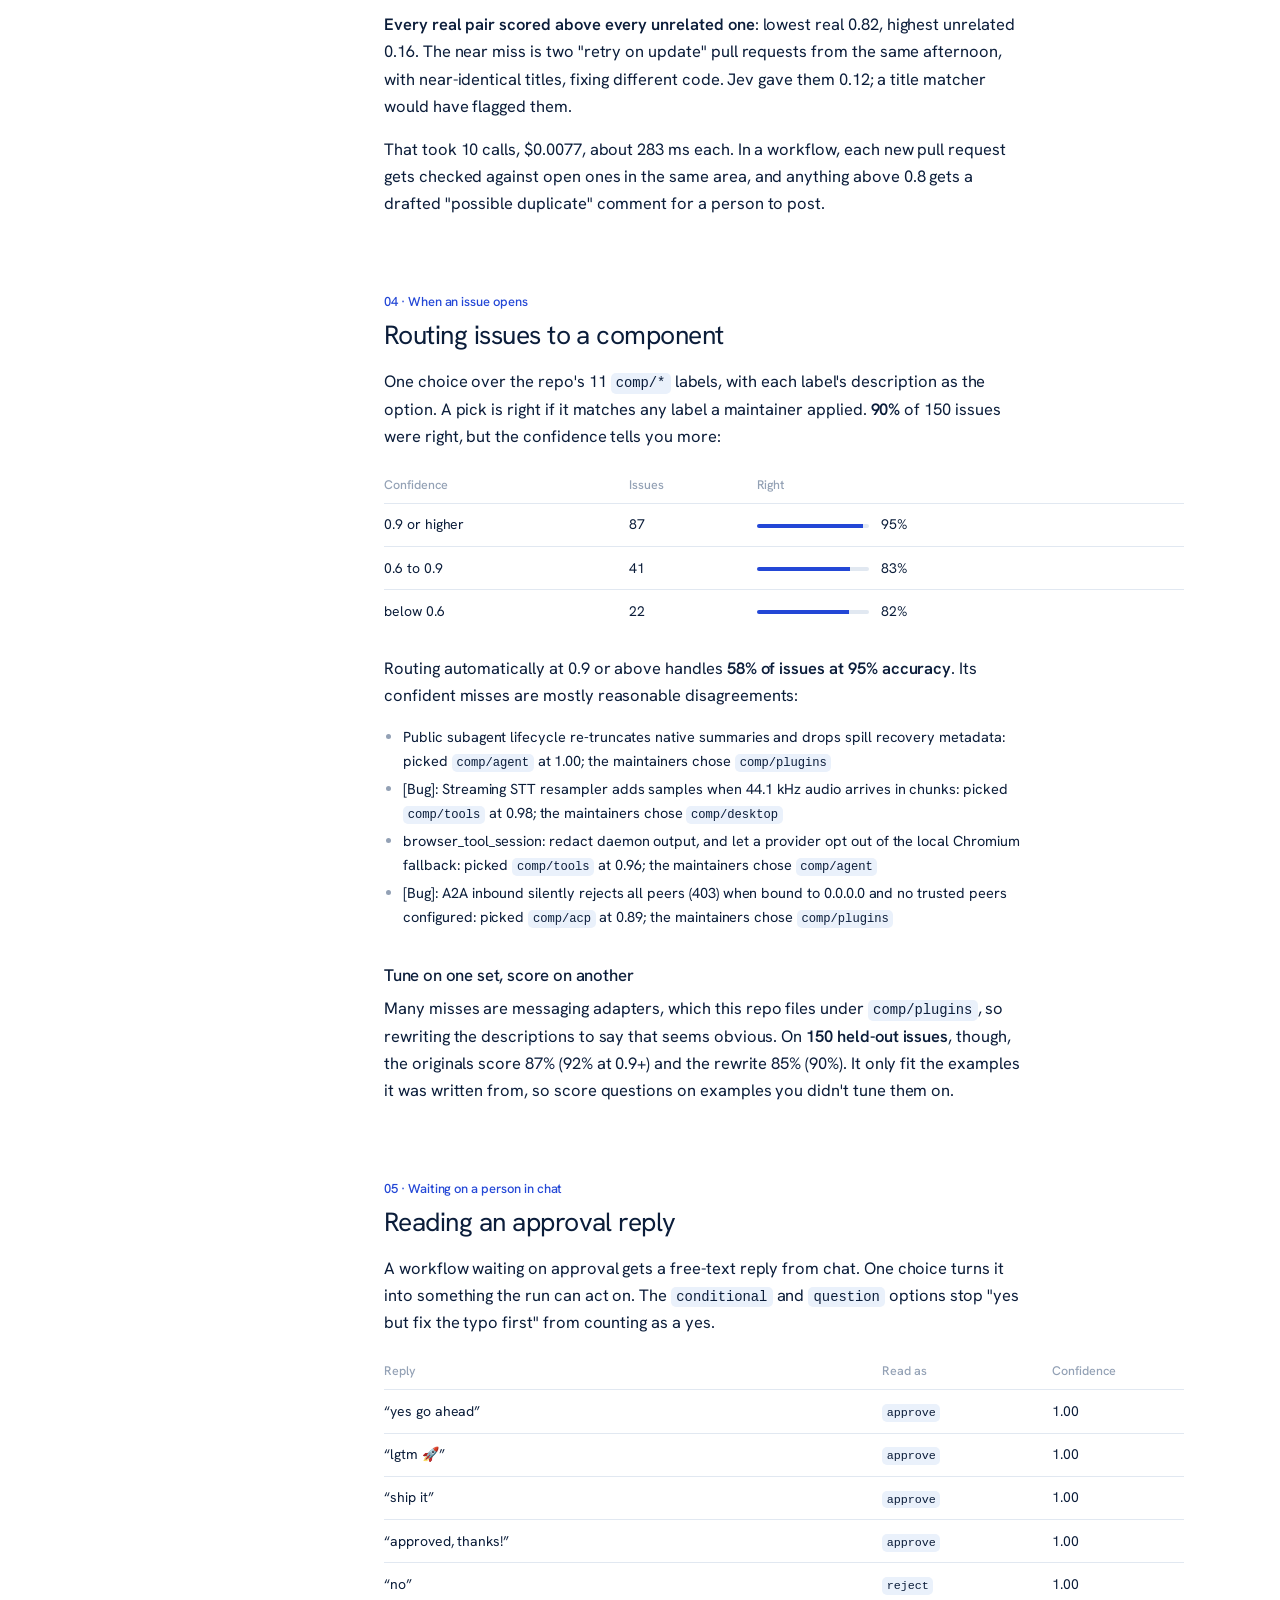
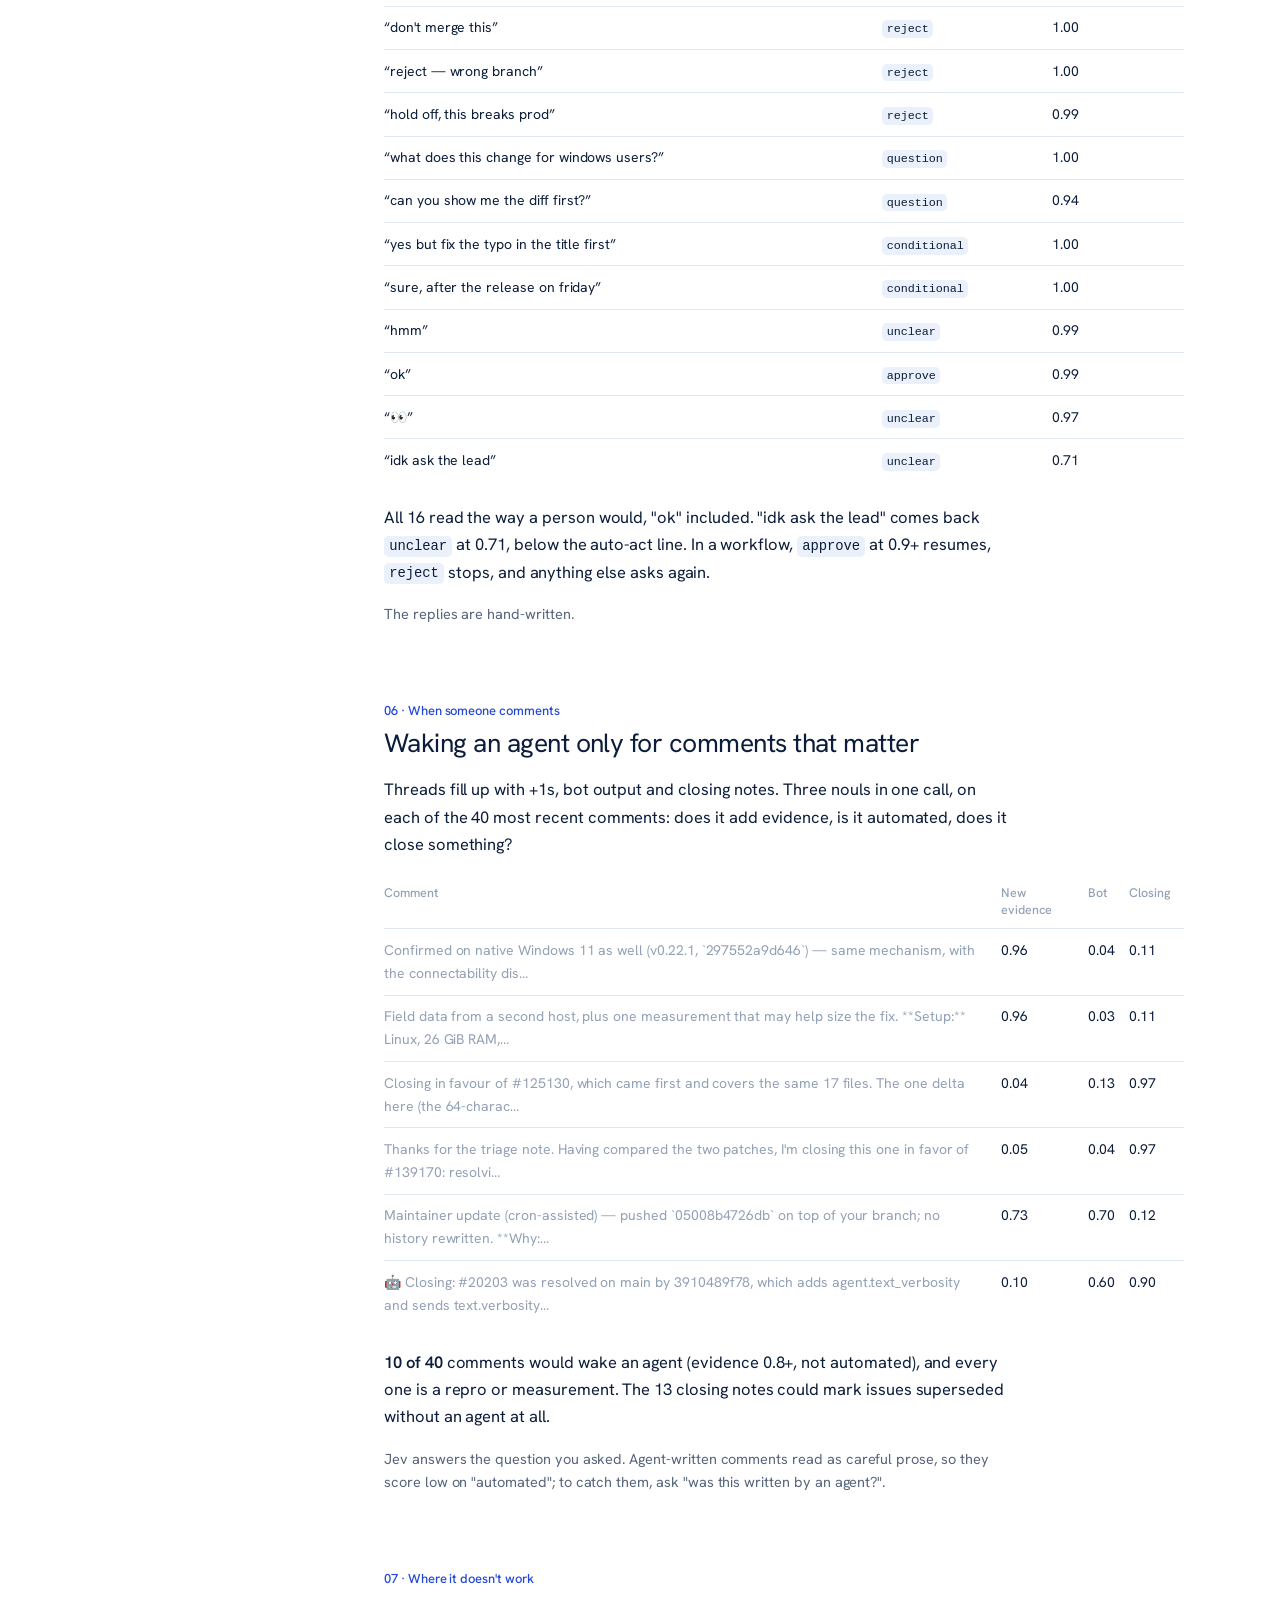
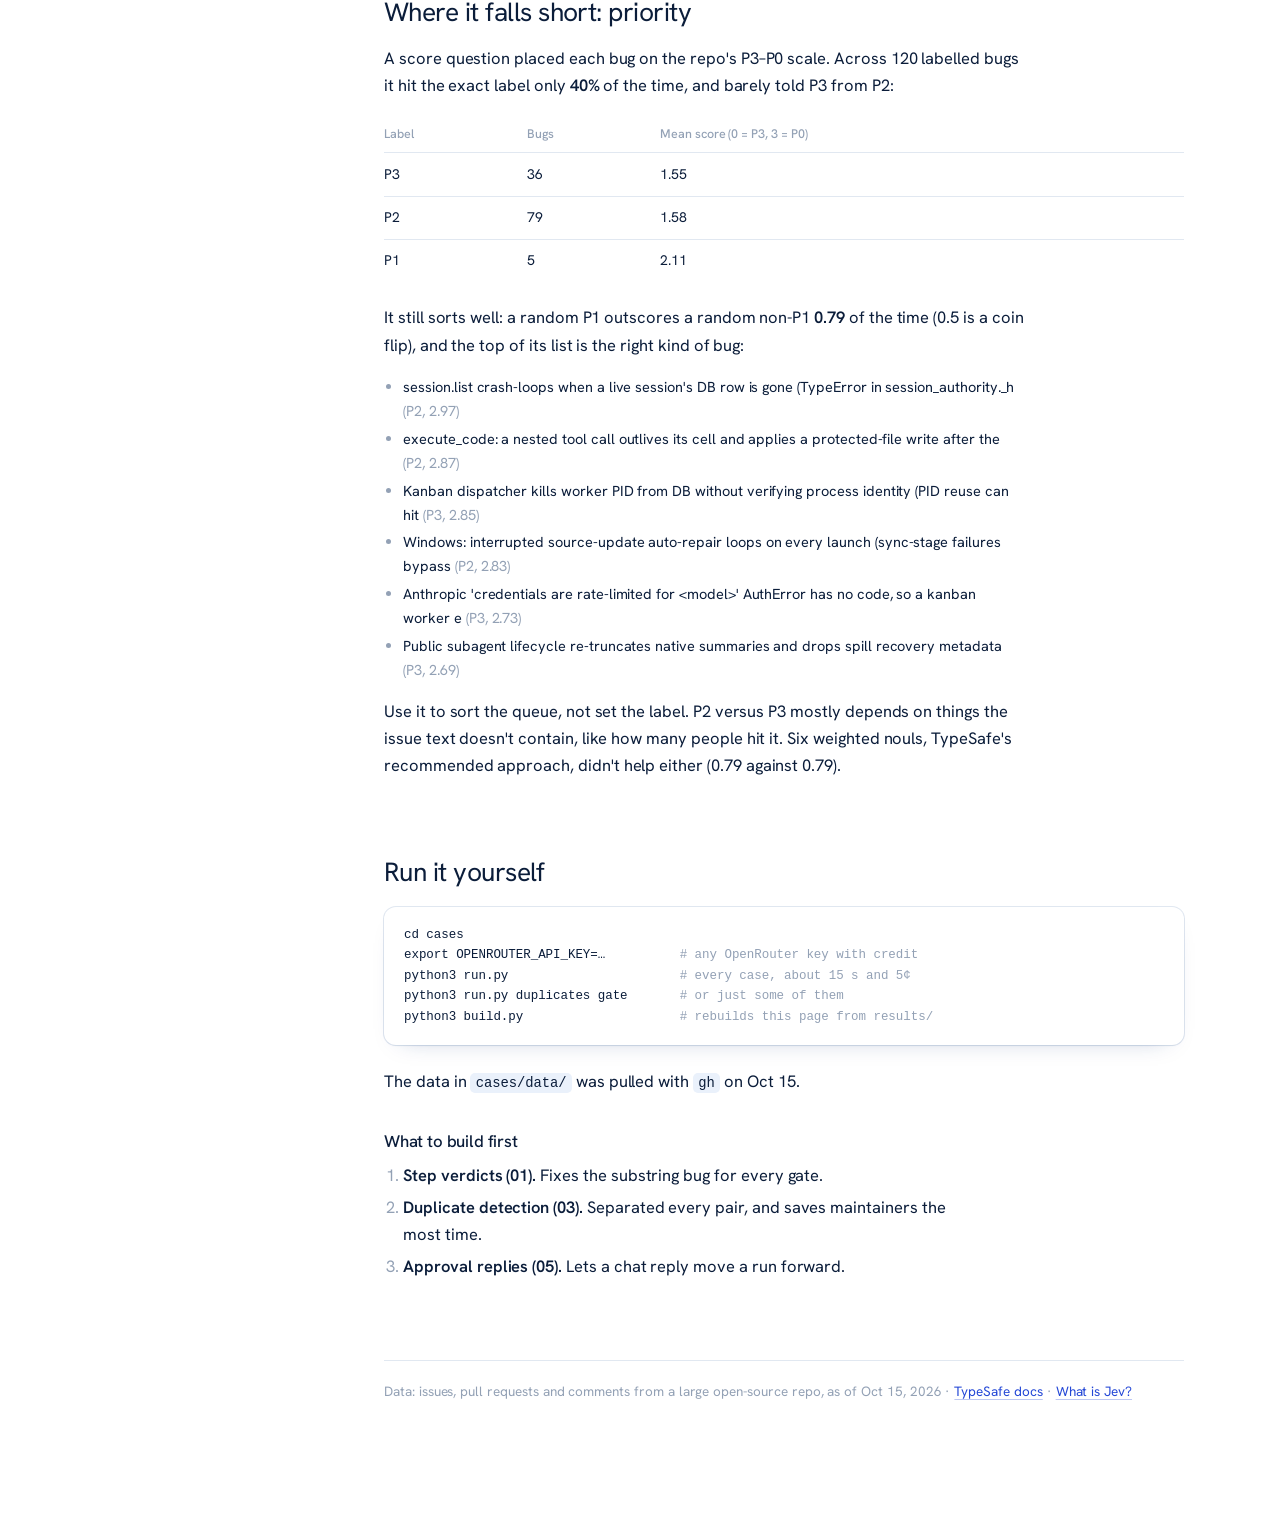
<file: cases.html>
<!doctype html>
<html lang="en">
<head>
<meta charset="utf-8">
<meta name="viewport" content="width=device-width, initial-scale=1">
<title>Jev in workflow gates, on real data</title>
<link rel="preconnect" href="https://fonts.googleapis.com">
<link rel="preconnect" href="https://fonts.gstatic.com" crossorigin>
<link href="https://fonts.googleapis.com/css2?family=Hanken+Grotesk:wght@300;400;500;600&display=swap" rel="stylesheet">
<link rel="icon" href="favicon.svg" type="image/svg+xml">
<link rel="icon" href="favicon-32.png" sizes="32x32" type="image/png">
<link rel="stylesheet" href="style.css?v=56e2e89o">
</head>
<body>
<div class="layout">
  <nav class="toc" aria-label="Contents">
    <ul class="pages">
      <li><a href="index.html">What is Jev?</a></li>
      <li class="here"><a href="cases.html" aria-current="page">Workflow gates</a>
        <ol class="sections">
          <li><a href="#verdicts">Did the agent finish?</a></li>
          <li><a href="#gate">Sorting new pull requests</a></li>
          <li><a href="#dups">Competing PRs</a></li>
          <li><a href="#router">Issue routing</a></li>
          <li><a href="#approvals">Approvals from chat</a></li>
          <li><a href="#comments">Which comments matter</a></li>
          <li><a href="#priority">Where it falls short</a></li>
          <li><a href="#run">Run it yourself</a></li>
        </ol>
      </li>
      <li><a href="design.html">n8n &amp; design systems</a></li>
    </ul>
  </nav>

  <main>
    <header>
      <div class="kicker">Examples</div>
      <h1>Jev in workflow gates, on real data</h1>
      <p class="lede">Each section is a decision an automated workflow on a busy open-source repo has to make. Jev makes it on real issues, pull requests and comments, and its answers are checked against what the maintainers actually did.</p>
      <div class="meta"><strong>1326</strong> calls · <strong>$0.070</strong> in total · <strong>178 ms</strong> median per call · model <code>typesafe/jev-1.14</code> via OpenRouter. The code and raw results are in <code>cases/</code>.</div>
    </header>

    <section id="verdicts">
      <div class="kicker">01 · After an agent step</div>
      <h2>Did the agent actually finish?</h2>
      <p>A common shortcut for "did the agent finish?" is to search its reply for <code>PASS</code> or check whether it starts with <code>YES</code>. Here are 10 agent summaries, checked that way and put to Jev as one yes/no question: <em>"The step achieved its goal and the work is ready to move on."</em></p>
      <div class="scroll">
      <table class="data">
        <thead><tr><th>Step summary</th><th>Really done</th><th>Substring rule</th><th>Jev</th></tr></thead>
        <tbody><tr><td>Implemented the retry and all 14 tests pass.</td><td>✓</td><td class="">PASS</td><td><span class="chip unsure">0.79 · unsure</span></td></tr><tr><td>Done. PASS.</td><td>✓</td><td class="">PASS</td><td><span class="chip take">0.83 · take</span></td></tr><tr><td>The fix works on macOS; I could not test Windows but nothing there changed.</td><td>✓</td><td class="bad">FAIL</td><td><span class="chip unsure">0.51 · unsure</span></td></tr><tr><td>This should NOT PASS: the migration drops the sessions table.</td><td>✗</td><td class="bad">PASS</td><td><span class="chip skip">0.10 · skip</span></td></tr><tr><td>Tests PASS locally but CI is red on the lint job, so this is not ready.</td><td>✗</td><td class="bad">PASS</td><td><span class="chip skip">0.04 · skip</span></td></tr><tr><td>I couldn&#x27;t reproduce the bug, so I made no changes.</td><td>✗</td><td class="">FAIL</td><td><span class="chip skip">0.08 · skip</span></td></tr><tr><td>PASSED the type check; the runtime still crashes on startup.</td><td>✗</td><td class="bad">PASS</td><td><span class="chip skip">0.06 · skip</span></td></tr><tr><td>Yes, I looked at it. The approach is wrong and needs a redesign.</td><td>✗</td><td class="bad">PASS</td><td><span class="chip skip">0.07 · skip</span></td></tr><tr><td>Partially done: 3 of 5 endpoints migrated.</td><td>✗</td><td class="">FAIL</td><td><span class="chip skip">0.08 · skip</span></td></tr><tr><td>All checks green. Merged the branch into the PR as asked.</td><td>✓</td><td class="bad">FAIL</td><td><span class="chip unsure">0.77 · unsure</span></td></tr></tbody>
      </table>
      </div>
      <p><strong>The substring rule gets 6 of 10 wrong. Jev, cutting at 0.5, gets 0 wrong.</strong> "Should NOT PASS", "PASSED the type check; the runtime still crashes" and "Yes, I looked at it. The approach is wrong" all pass the substring check. Jev's middle scores are useful too: "I could not test Windows" gets 0.51, exactly what a person should read.</p>
      <p class="note">The summaries are hand-written.</p>
    </section>

    <section id="gate">
      <div class="kicker">02 · When a pull request opens</div>
      <h2>Sorting new pull requests</h2>
      <p>A workflow sends each new pull request one of three ways: catalog checks, a light docs review, or a security reviewer. Jev answers all three questions in <strong>one call per pull request</strong>. The right answers come from the files each one touches, and from maintainers' security labels (<code>type/security</code>, <code>area/auth</code>, <code>sweeper:risk-security-boundary</code>). These are the 160 most recent.</p>
<pre><code><span class="s">"catalog"</span>:  <span class="s">"The pull request only adds or updates a plugin-catalog entry and changes</span>
<span class="s">             no application code."</span>
<span class="s">"docs"</span>:     <span class="s">"The change only touches documentation and changes no runtime behavior."</span>
<span class="s">"security"</span>: <span class="s">"The change alters an authentication, authorization, secret-handling,</span>
<span class="s">             or sandbox boundary."</span></code></pre>
      <div class="scroll">
      <table class="data num">
        <thead><tr><th>Question</th><th>Really yes</th><th>Said yes, right</th><th>Said yes, wrong</th><th>Said no, wrong</th><th>Not sure, sent to a person</th></tr></thead>
        <tbody><tr><td>Catalog only</td><td>15</td><td>12</td><td>0</td><td>0</td><td>6</td></tr><tr><td>Docs only</td><td>4</td><td>2</td><td>0</td><td>1</td><td>3</td></tr><tr><td>Security boundary</td><td>13</td><td>11</td><td>4</td><td>1</td><td>29</td></tr></tbody>
      </table>
      </div>
      <p><strong>Catalog and docs are reliable enough to automate.</strong> A catalog-only pull request could skip the full review and go straight to the catalog checks.</p>
      <p><strong>Security works like a smoke detector.</strong> It sends 29 to a person (1 of them labelled security). The ones it called security without a label:</p>
      <ul class="tight"><li>feat(providers): let provider plugins claim tenant-scoped endpoint hosts <span class="dim">(0.94)</span></li><li>fix(whatsapp): handle locked session dir on re-pair and reject empty creds in preflight <span class="dim">(0.84)</span></li><li>fix(agent): preserve custom provider headers for auto titles <span class="dim">(0.86)</span></li></ul>
      <p>Most handle credentials or tokens and simply weren't labelled. A false alarm costs a reviewer a minute and a miss costs far more, so send this one to a person, never to auto-merge.</p>
    </section>

    <section id="dups">
      <div class="kicker">03 · When a pull request opens</div>
      <h2>Spotting competing PRs</h2>
      <p>The repo has four known pairs of pull requests that fix the same thing, each flagged by a maintainer with a comment like "closing in favour of…". Mixed with 30 random ones and one near-miss pair, each pull request is asked about every other: <strong>39 nouls in one request</strong>, with no embeddings or vector store.</p>
<pre><code>questions = {
  str(other.number): {<span class="s">"type"</span>: <span class="s">"noul"</span>, <span class="s">"instructions"</span>: {
      <span class="s">"other_pull_request"</span>: {title, description, files},
      <span class="s">"question"</span>: <span class="s">"This other pull request fixes the same underlying problem…"</span>}}
  <span class="k">for</span> other <span class="k">in</span> open_prs }</code></pre>
      <figure class="chart">
        <svg viewBox="0 0 640 92" class="strip" role="img" aria-label="345 PR pairs by duplicate probability"><line x1="16" x2="624" y1="56" y2="56" class="tick"/><line x1="16" x2="16" y1="56" y2="61" class="tick"/><text x="16" y="76" class="lbl">0.0</text><line x1="137.60000000000002" x2="137.60000000000002" y1="56" y2="61" class="tick"/><text x="137.60000000000002" y="76" class="lbl">0.2</text><line x1="259.20000000000005" x2="259.20000000000005" y1="56" y2="61" class="tick"/><text x="259.20000000000005" y="76" class="lbl">0.4</text><line x1="380.8" x2="380.8" y1="56" y2="61" class="tick"/><text x="380.8" y="76" class="lbl">0.6</text><line x1="502.40000000000003" x2="502.40000000000003" y1="56" y2="61" class="tick"/><text x="502.40000000000003" y="76" class="lbl">0.8</text><line x1="624" x2="624" y1="56" y2="61" class="tick"/><text x="624" y="76" class="lbl">1.0</text><circle cx="113.3" cy="22.7" r="2.6" class="neg"/><circle cx="95.0" cy="31.2" r="2.6" class="neg"/><circle cx="95.0" cy="26.4" r="2.6" class="neg"/><circle cx="82.9" cy="32.9" r="2.6" class="neg"/><circle cx="46.4" cy="33.5" r="2.6" class="neg"/><circle cx="40.3" cy="17.8" r="2.6" class="neg"/><circle cx="40.3" cy="16.4" r="2.6" class="neg"/><circle cx="40.3" cy="39.4" r="2.6" class="neg"/><circle cx="40.3" cy="23.3" r="2.6" class="neg"/><circle cx="40.3" cy="22.6" r="2.6" class="neg"/><circle cx="40.3" cy="43.9" r="2.6" class="neg"/><circle cx="40.3" cy="29.2" r="2.6" class="neg"/><circle cx="40.3" cy="39.4" r="2.6" class="neg"/><circle cx="40.3" cy="29.3" r="2.6" class="neg"/><circle cx="34.2" cy="33.9" r="2.6" class="neg"/><circle cx="34.2" cy="20.2" r="2.6" class="neg"/><circle cx="34.2" cy="33.8" r="2.6" class="neg"/><circle cx="34.2" cy="40.3" r="2.6" class="neg"/><circle cx="34.2" cy="30.6" r="2.6" class="neg"/><circle cx="34.2" cy="36.8" r="2.6" class="neg"/><circle cx="34.2" cy="34.8" r="2.6" class="neg"/><circle cx="34.2" cy="17.8" r="2.6" class="neg"/><circle cx="34.2" cy="37.2" r="2.6" class="neg"/><circle cx="34.2" cy="32.6" r="2.6" class="neg"/><circle cx="34.2" cy="24.4" r="2.6" class="neg"/><circle cx="34.2" cy="16.9" r="2.6" class="neg"/><circle cx="34.2" cy="40.2" r="2.6" class="neg"/><circle cx="34.2" cy="29.2" r="2.6" class="neg"/><circle cx="34.2" cy="36.1" r="2.6" class="neg"/><circle cx="34.2" cy="40.6" r="2.6" class="neg"/><circle cx="34.2" cy="36.0" r="2.6" class="neg"/><circle cx="34.2" cy="41.8" r="2.6" class="neg"/><circle cx="34.2" cy="27.1" r="2.6" class="neg"/><circle cx="34.2" cy="38.4" r="2.6" class="neg"/><circle cx="34.2" cy="28.4" r="2.6" class="neg"/><circle cx="34.2" cy="42.2" r="2.6" class="neg"/><circle cx="34.2" cy="40.6" r="2.6" class="neg"/><circle cx="34.2" cy="18.7" r="2.6" class="neg"/><circle cx="34.2" cy="19.8" r="2.6" class="neg"/><circle cx="34.2" cy="22.1" r="2.6" class="neg"/><circle cx="34.2" cy="43.0" r="2.6" class="neg"/><circle cx="34.2" cy="28.2" r="2.6" class="neg"/><circle cx="34.2" cy="33.5" r="2.6" class="neg"/><circle cx="34.2" cy="24.4" r="2.6" class="neg"/><circle cx="34.2" cy="30.2" r="2.6" class="neg"/><circle cx="34.2" cy="26.8" r="2.6" class="neg"/><circle cx="34.2" cy="25.8" r="2.6" class="neg"/><circle cx="34.2" cy="32.4" r="2.6" class="neg"/><circle cx="34.2" cy="32.4" r="2.6" class="neg"/><circle cx="34.2" cy="41.3" r="2.6" class="neg"/><circle cx="34.2" cy="35.1" r="2.6" class="neg"/><circle cx="34.2" cy="42.0" r="2.6" class="neg"/><circle cx="34.2" cy="40.0" r="2.6" class="neg"/><circle cx="34.2" cy="43.7" r="2.6" class="neg"/><circle cx="34.2" cy="34.8" r="2.6" class="neg"/><circle cx="34.2" cy="20.6" r="2.6" class="neg"/><circle cx="34.2" cy="40.1" r="2.6" class="neg"/><circle cx="34.2" cy="43.0" r="2.6" class="neg"/><circle cx="34.2" cy="41.3" r="2.6" class="neg"/><circle cx="34.2" cy="31.9" r="2.6" class="neg"/><circle cx="34.2" cy="36.0" r="2.6" class="neg"/><circle cx="34.2" cy="21.9" r="2.6" class="neg"/><circle cx="34.2" cy="39.3" r="2.6" class="neg"/><circle cx="34.2" cy="32.1" r="2.6" class="neg"/><circle cx="34.2" cy="24.0" r="2.6" class="neg"/><circle cx="34.2" cy="17.8" r="2.6" class="neg"/><circle cx="34.2" cy="39.9" r="2.6" class="neg"/><circle cx="34.2" cy="43.7" r="2.6" class="neg"/><circle cx="34.2" cy="18.5" r="2.6" class="neg"/><circle cx="34.2" cy="38.4" r="2.6" class="neg"/><circle cx="34.2" cy="27.5" r="2.6" class="neg"/><circle cx="34.2" cy="20.2" r="2.6" class="neg"/><circle cx="34.2" cy="24.2" r="2.6" class="neg"/><circle cx="34.2" cy="37.5" r="2.6" class="neg"/><circle cx="34.2" cy="40.4" r="2.6" class="neg"/><circle cx="34.2" cy="17.2" r="2.6" class="neg"/><circle cx="34.2" cy="33.2" r="2.6" class="neg"/><circle cx="34.2" cy="17.3" r="2.6" class="neg"/><circle cx="34.2" cy="36.1" r="2.6" class="neg"/><circle cx="34.2" cy="25.3" r="2.6" class="neg"/><circle cx="34.2" cy="40.7" r="2.6" class="neg"/><circle cx="34.2" cy="43.5" r="2.6" class="neg"/><circle cx="34.2" cy="30.2" r="2.6" class="neg"/><circle cx="34.2" cy="44.0" r="2.6" class="neg"/><circle cx="34.2" cy="24.7" r="2.6" class="neg"/><circle cx="34.2" cy="18.2" r="2.6" class="neg"/><circle cx="34.2" cy="32.8" r="2.6" class="neg"/><circle cx="34.2" cy="16.9" r="2.6" class="neg"/><circle cx="34.2" cy="21.5" r="2.6" class="neg"/><circle cx="34.2" cy="27.4" r="2.6" class="neg"/><circle cx="34.2" cy="33.1" r="2.6" class="neg"/><circle cx="34.2" cy="20.4" r="2.6" class="neg"/><circle cx="34.2" cy="17.2" r="2.6" class="neg"/><circle cx="34.2" cy="40.3" r="2.6" class="neg"/><circle cx="34.2" cy="24.8" r="2.6" class="neg"/><circle cx="34.2" cy="42.8" r="2.6" class="neg"/><circle cx="34.2" cy="41.1" r="2.6" class="neg"/><circle cx="34.2" cy="26.6" r="2.6" class="neg"/><circle cx="34.2" cy="28.9" r="2.6" class="neg"/><circle cx="34.2" cy="30.6" r="2.6" class="neg"/><circle cx="34.2" cy="34.0" r="2.6" class="neg"/><circle cx="34.2" cy="32.7" r="2.6" class="neg"/><circle cx="34.2" cy="31.7" r="2.6" class="neg"/><circle cx="34.2" cy="33.4" r="2.6" class="neg"/><circle cx="34.2" cy="42.3" r="2.6" class="neg"/><circle cx="34.2" cy="30.2" r="2.6" class="neg"/><circle cx="34.2" cy="28.1" r="2.6" class="neg"/><circle cx="34.2" cy="36.2" r="2.6" class="neg"/><circle cx="34.2" cy="22.7" r="2.6" class="neg"/><circle cx="34.2" cy="24.4" r="2.6" class="neg"/><circle cx="34.2" cy="43.4" r="2.6" class="neg"/><circle cx="34.2" cy="30.6" r="2.6" class="neg"/><circle cx="34.2" cy="31.4" r="2.6" class="neg"/><circle cx="34.2" cy="16.3" r="2.6" class="neg"/><circle cx="34.2" cy="27.6" r="2.6" class="neg"/><circle cx="28.2" cy="32.2" r="2.6" class="neg"/><circle cx="28.2" cy="16.6" r="2.6" class="neg"/><circle cx="28.2" cy="33.2" r="2.6" class="neg"/><circle cx="28.2" cy="33.7" r="2.6" class="neg"/><circle cx="28.2" cy="17.7" r="2.6" class="neg"/><circle cx="28.2" cy="33.6" r="2.6" class="neg"/><circle cx="28.2" cy="29.1" r="2.6" class="neg"/><circle cx="28.2" cy="35.0" r="2.6" class="neg"/><circle cx="28.2" cy="25.9" r="2.6" class="neg"/><circle cx="28.2" cy="35.8" r="2.6" class="neg"/><circle cx="28.2" cy="36.7" r="2.6" class="neg"/><circle cx="28.2" cy="16.6" r="2.6" class="neg"/><circle cx="28.2" cy="17.7" r="2.6" class="neg"/><circle cx="28.2" cy="34.9" r="2.6" class="neg"/><circle cx="28.2" cy="43.0" r="2.6" class="neg"/><circle cx="28.2" cy="23.0" r="2.6" class="neg"/><circle cx="28.2" cy="28.8" r="2.6" class="neg"/><circle cx="28.2" cy="32.6" r="2.6" class="neg"/><circle cx="28.2" cy="25.0" r="2.6" class="neg"/><circle cx="28.2" cy="26.2" r="2.6" class="neg"/><circle cx="28.2" cy="24.8" r="2.6" class="neg"/><circle cx="28.2" cy="26.3" r="2.6" class="neg"/><circle cx="28.2" cy="32.7" r="2.6" class="neg"/><circle cx="28.2" cy="24.4" r="2.6" class="neg"/><circle cx="28.2" cy="26.6" r="2.6" class="neg"/><circle cx="28.2" cy="37.6" r="2.6" class="neg"/><circle cx="28.2" cy="16.8" r="2.6" class="neg"/><circle cx="28.2" cy="31.9" r="2.6" class="neg"/><circle cx="28.2" cy="36.6" r="2.6" class="neg"/><circle cx="28.2" cy="24.7" r="2.6" class="neg"/><circle cx="28.2" cy="22.2" r="2.6" class="neg"/><circle cx="28.2" cy="38.5" r="2.6" class="neg"/><circle cx="28.2" cy="22.7" r="2.6" class="neg"/><circle cx="28.2" cy="21.2" r="2.6" class="neg"/><circle cx="28.2" cy="28.2" r="2.6" class="neg"/><circle cx="28.2" cy="35.5" r="2.6" class="neg"/><circle cx="28.2" cy="18.9" r="2.6" class="neg"/><circle cx="28.2" cy="25.0" r="2.6" class="neg"/><circle cx="28.2" cy="25.3" r="2.6" class="neg"/><circle cx="28.2" cy="39.3" r="2.6" class="neg"/><circle cx="28.2" cy="28.3" r="2.6" class="neg"/><circle cx="28.2" cy="40.0" r="2.6" class="neg"/><circle cx="28.2" cy="20.7" r="2.6" class="neg"/><circle cx="28.2" cy="25.4" r="2.6" class="neg"/><circle cx="28.2" cy="34.2" r="2.6" class="neg"/><circle cx="28.2" cy="40.8" r="2.6" class="neg"/><circle cx="28.2" cy="28.6" r="2.6" class="neg"/><circle cx="28.2" cy="22.3" r="2.6" class="neg"/><circle cx="28.2" cy="19.4" r="2.6" class="neg"/><circle cx="28.2" cy="30.8" r="2.6" class="neg"/><circle cx="28.2" cy="21.3" r="2.6" class="neg"/><circle cx="28.2" cy="38.6" r="2.6" class="neg"/><circle cx="28.2" cy="39.5" r="2.6" class="neg"/><circle cx="28.2" cy="21.1" r="2.6" class="neg"/><circle cx="28.2" cy="23.8" r="2.6" class="neg"/><circle cx="28.2" cy="38.6" r="2.6" class="neg"/><circle cx="28.2" cy="34.0" r="2.6" class="neg"/><circle cx="28.2" cy="38.6" r="2.6" class="neg"/><circle cx="28.2" cy="25.7" r="2.6" class="neg"/><circle cx="28.2" cy="19.6" r="2.6" class="neg"/><circle cx="28.2" cy="24.2" r="2.6" class="neg"/><circle cx="28.2" cy="38.2" r="2.6" class="neg"/><circle cx="28.2" cy="23.6" r="2.6" class="neg"/><circle cx="28.2" cy="25.7" r="2.6" class="neg"/><circle cx="28.2" cy="27.7" r="2.6" class="neg"/><circle cx="28.2" cy="27.8" r="2.6" class="neg"/><circle cx="28.2" cy="27.5" r="2.6" class="neg"/><circle cx="28.2" cy="41.8" r="2.6" class="neg"/><circle cx="28.2" cy="20.4" r="2.6" class="neg"/><circle cx="28.2" cy="16.1" r="2.6" class="neg"/><circle cx="28.2" cy="42.4" r="2.6" class="neg"/><circle cx="28.2" cy="40.6" r="2.6" class="neg"/><circle cx="28.2" cy="43.6" r="2.6" class="neg"/><circle cx="28.2" cy="28.2" r="2.6" class="neg"/><circle cx="28.2" cy="42.6" r="2.6" class="neg"/><circle cx="28.2" cy="42.0" r="2.6" class="neg"/><circle cx="28.2" cy="22.2" r="2.6" class="neg"/><circle cx="28.2" cy="36.9" r="2.6" class="neg"/><circle cx="28.2" cy="39.4" r="2.6" class="neg"/><circle cx="28.2" cy="34.6" r="2.6" class="neg"/><circle cx="28.2" cy="30.5" r="2.6" class="neg"/><circle cx="28.2" cy="24.1" r="2.6" class="neg"/><circle cx="28.2" cy="25.5" r="2.6" class="neg"/><circle cx="28.2" cy="22.4" r="2.6" class="neg"/><circle cx="28.2" cy="17.9" r="2.6" class="neg"/><circle cx="28.2" cy="32.5" r="2.6" class="neg"/><circle cx="28.2" cy="24.0" r="2.6" class="neg"/><circle cx="28.2" cy="38.7" r="2.6" class="neg"/><circle cx="28.2" cy="17.3" r="2.6" class="neg"/><circle cx="28.2" cy="41.3" r="2.6" class="neg"/><circle cx="28.2" cy="35.4" r="2.6" class="neg"/><circle cx="28.2" cy="41.9" r="2.6" class="neg"/><circle cx="28.2" cy="41.1" r="2.6" class="neg"/><circle cx="28.2" cy="41.2" r="2.6" class="neg"/><circle cx="28.2" cy="32.2" r="2.6" class="neg"/><circle cx="28.2" cy="16.4" r="2.6" class="neg"/><circle cx="28.2" cy="36.9" r="2.6" class="neg"/><circle cx="28.2" cy="20.8" r="2.6" class="neg"/><circle cx="28.2" cy="24.4" r="2.6" class="neg"/><circle cx="28.2" cy="34.6" r="2.6" class="neg"/><circle cx="28.2" cy="30.7" r="2.6" class="neg"/><circle cx="28.2" cy="27.6" r="2.6" class="neg"/><circle cx="28.2" cy="42.3" r="2.6" class="neg"/><circle cx="28.2" cy="33.1" r="2.6" class="neg"/><circle cx="28.2" cy="25.6" r="2.6" class="neg"/><circle cx="28.2" cy="23.1" r="2.6" class="neg"/><circle cx="28.2" cy="40.1" r="2.6" class="neg"/><circle cx="28.2" cy="29.4" r="2.6" class="neg"/><circle cx="28.2" cy="37.9" r="2.6" class="neg"/><circle cx="28.2" cy="25.9" r="2.6" class="neg"/><circle cx="28.2" cy="21.5" r="2.6" class="neg"/><circle cx="28.2" cy="31.0" r="2.6" class="neg"/><circle cx="28.2" cy="38.9" r="2.6" class="neg"/><circle cx="28.2" cy="20.8" r="2.6" class="neg"/><circle cx="28.2" cy="38.2" r="2.6" class="neg"/><circle cx="28.2" cy="41.8" r="2.6" class="neg"/><circle cx="28.2" cy="38.6" r="2.6" class="neg"/><circle cx="28.2" cy="39.1" r="2.6" class="neg"/><circle cx="28.2" cy="16.2" r="2.6" class="neg"/><circle cx="28.2" cy="33.6" r="2.6" class="neg"/><circle cx="28.2" cy="40.2" r="2.6" class="neg"/><circle cx="28.2" cy="17.4" r="2.6" class="neg"/><circle cx="28.2" cy="23.6" r="2.6" class="neg"/><circle cx="28.2" cy="23.5" r="2.6" class="neg"/><circle cx="28.2" cy="30.8" r="2.6" class="neg"/><circle cx="28.2" cy="27.8" r="2.6" class="neg"/><circle cx="28.2" cy="29.2" r="2.6" class="neg"/><circle cx="28.2" cy="37.7" r="2.6" class="neg"/><circle cx="28.2" cy="16.1" r="2.6" class="neg"/><circle cx="28.2" cy="17.5" r="2.6" class="neg"/><circle cx="28.2" cy="19.6" r="2.6" class="neg"/><circle cx="28.2" cy="19.5" r="2.6" class="neg"/><circle cx="28.2" cy="17.9" r="2.6" class="neg"/><circle cx="28.2" cy="43.3" r="2.6" class="neg"/><circle cx="28.2" cy="39.9" r="2.6" class="neg"/><circle cx="28.2" cy="18.4" r="2.6" class="neg"/><circle cx="28.2" cy="30.1" r="2.6" class="neg"/><circle cx="28.2" cy="24.8" r="2.6" class="neg"/><circle cx="28.2" cy="24.8" r="2.6" class="neg"/><circle cx="28.2" cy="25.8" r="2.6" class="neg"/><circle cx="28.2" cy="34.1" r="2.6" class="neg"/><circle cx="28.2" cy="32.4" r="2.6" class="neg"/><circle cx="28.2" cy="26.1" r="2.6" class="neg"/><circle cx="28.2" cy="21.4" r="2.6" class="neg"/><circle cx="28.2" cy="25.2" r="2.6" class="neg"/><circle cx="28.2" cy="19.5" r="2.6" class="neg"/><circle cx="28.2" cy="31.6" r="2.6" class="neg"/><circle cx="28.2" cy="36.0" r="2.6" class="neg"/><circle cx="28.2" cy="26.6" r="2.6" class="neg"/><circle cx="28.2" cy="18.2" r="2.6" class="neg"/><circle cx="28.2" cy="21.0" r="2.6" class="neg"/><circle cx="28.2" cy="26.5" r="2.6" class="neg"/><circle cx="28.2" cy="32.9" r="2.6" class="neg"/><circle cx="28.2" cy="37.9" r="2.6" class="neg"/><circle cx="28.2" cy="26.6" r="2.6" class="neg"/><circle cx="28.2" cy="38.4" r="2.6" class="neg"/><circle cx="28.2" cy="33.4" r="2.6" class="neg"/><circle cx="28.2" cy="28.1" r="2.6" class="neg"/><circle cx="28.2" cy="26.4" r="2.6" class="neg"/><circle cx="28.2" cy="29.9" r="2.6" class="neg"/><circle cx="28.2" cy="35.7" r="2.6" class="neg"/><circle cx="28.2" cy="27.8" r="2.6" class="neg"/><circle cx="28.2" cy="35.4" r="2.6" class="neg"/><circle cx="28.2" cy="28.9" r="2.6" class="neg"/><circle cx="28.2" cy="22.9" r="2.6" class="neg"/><circle cx="28.2" cy="31.0" r="2.6" class="neg"/><circle cx="28.2" cy="35.5" r="2.6" class="neg"/><circle cx="28.2" cy="18.0" r="2.6" class="neg"/><circle cx="28.2" cy="27.9" r="2.6" class="neg"/><circle cx="28.2" cy="27.9" r="2.6" class="neg"/><circle cx="28.2" cy="40.6" r="2.6" class="neg"/><circle cx="28.2" cy="42.2" r="2.6" class="neg"/><circle cx="28.2" cy="26.5" r="2.6" class="neg"/><circle cx="28.2" cy="41.1" r="2.6" class="neg"/><circle cx="28.2" cy="38.1" r="2.6" class="neg"/><circle cx="28.2" cy="23.3" r="2.6" class="neg"/><circle cx="28.2" cy="29.0" r="2.6" class="neg"/><circle cx="28.2" cy="19.4" r="2.6" class="neg"/><circle cx="28.2" cy="38.8" r="2.6" class="neg"/><circle cx="28.2" cy="34.5" r="2.6" class="neg"/><circle cx="28.2" cy="40.8" r="2.6" class="neg"/><circle cx="28.2" cy="38.2" r="2.6" class="neg"/><circle cx="28.2" cy="34.7" r="2.6" class="neg"/><circle cx="28.2" cy="36.5" r="2.6" class="neg"/><circle cx="28.2" cy="31.8" r="2.6" class="neg"/><circle cx="28.2" cy="18.9" r="2.6" class="neg"/><circle cx="28.2" cy="32.5" r="2.6" class="neg"/><circle cx="28.2" cy="16.1" r="2.6" class="neg"/><circle cx="28.2" cy="20.0" r="2.6" class="neg"/><circle cx="28.2" cy="37.7" r="2.6" class="neg"/><circle cx="28.2" cy="17.2" r="2.6" class="neg"/><circle cx="28.2" cy="18.6" r="2.6" class="neg"/><circle cx="28.2" cy="18.8" r="2.6" class="neg"/><circle cx="28.2" cy="40.7" r="2.6" class="neg"/><circle cx="28.2" cy="21.0" r="2.6" class="neg"/><circle cx="28.2" cy="16.7" r="2.6" class="neg"/><circle cx="28.2" cy="39.6" r="2.6" class="neg"/><circle cx="28.2" cy="19.4" r="2.6" class="neg"/><circle cx="28.2" cy="39.6" r="2.6" class="neg"/><circle cx="28.2" cy="34.9" r="2.6" class="neg"/><circle cx="28.2" cy="39.4" r="2.6" class="neg"/><circle cx="28.2" cy="42.7" r="2.6" class="neg"/><circle cx="28.2" cy="32.2" r="2.6" class="neg"/><circle cx="28.2" cy="38.4" r="2.6" class="neg"/><circle cx="28.2" cy="17.0" r="2.6" class="neg"/><circle cx="28.2" cy="37.5" r="2.6" class="neg"/><circle cx="28.2" cy="30.3" r="2.6" class="neg"/><circle cx="28.2" cy="36.0" r="2.6" class="neg"/><circle cx="28.2" cy="19.0" r="2.6" class="neg"/><circle cx="28.2" cy="37.0" r="2.6" class="neg"/><circle cx="28.2" cy="42.2" r="2.6" class="neg"/><circle cx="28.2" cy="17.7" r="2.6" class="neg"/><circle cx="28.2" cy="25.1" r="2.6" class="neg"/><circle cx="28.2" cy="31.8" r="2.6" class="neg"/><circle cx="28.2" cy="39.2" r="2.6" class="neg"/><circle cx="28.2" cy="22.8" r="2.6" class="neg"/><circle cx="28.2" cy="21.0" r="2.6" class="neg"/><circle cx="28.2" cy="23.0" r="2.6" class="neg"/><circle cx="28.2" cy="33.2" r="2.6" class="neg"/><circle cx="28.2" cy="37.1" r="2.6" class="neg"/><circle cx="28.2" cy="27.0" r="2.6" class="neg"/><circle cx="28.2" cy="26.3" r="2.6" class="neg"/><circle cx="28.2" cy="27.1" r="2.6" class="neg"/><circle cx="28.2" cy="25.8" r="2.6" class="neg"/><circle cx="28.2" cy="27.7" r="2.6" class="neg"/><circle cx="89.0" cy="30" r="4.5" class="near"/><circle cx="569.3" cy="30" r="5" class="pos"/><circle cx="563.2" cy="30" r="5" class="pos"/><circle cx="532.8" cy="30" r="5" class="pos"/><circle cx="514.6" cy="30" r="5" class="pos"/></svg>
        <figcaption class="legend-row"><span><i class="dot pos"></i>real duplicate</span><span><i class="dot near"></i>near miss</span><span><i class="dot neg"></i>unrelated pair</span></figcaption>
      </figure>
      <div class="scroll">
      <table class="data">
        <thead><tr><th>The two pull requests</th><th>Jev</th></tr></thead>
        <tbody><tr><td>fix(bedrock): strip top-level oneOf/allOf/anyOf from Converse tool inputSchema<br><span class="dim">fix(bedrock): Converse tool schemas drop top-level combinators</span></td><td><span class="chip take">0.91 · take</span></td></tr><tr><td>docs(mcp): fix stale single-underscore MCP tool naming examples<br><span class="dim">docs(mcp): correct stale single-underscore tool names in docs and skills</span></td><td><span class="chip take">0.90 · take</span></td></tr><tr><td>fix(discord): durable re-authorization reads allowed_roles from the platforms block like ingress<br><span class="dim">fix(discord): resolve the durable re-authorization role gate from the platform block</span></td><td><span class="chip take">0.85 · take</span></td></tr><tr><td>fix(cli): put the Windows gateway tree in UTF-8 mode with PYTHONUTF8<br><span class="dim">fix(gateway): enable UTF-8 mode for Windows launchers</span></td><td><span class="chip take">0.82 · take</span></td></tr><tr class="sep"><td>fix(update): retry a timed-out source API read once<br><span class="dim">fix(update): retry transient fetch failures</span><br><span class="dim">Same area, different bug. Both should merge.</span></td><td><span class="chip skip">0.12 · skip</span></td></tr></tbody>
      </table>
      </div>
      <p><strong>Every real pair scored above every unrelated one</strong>: lowest real 0.82, highest unrelated 0.16. The near miss is two "retry on update" pull requests from the same afternoon, with near-identical titles, fixing different code. Jev gave them 0.12; a title matcher would have flagged them.</p>
      <p>That took 10 calls, $0.0077, about 283 ms each. In a workflow, each new pull request gets checked against open ones in the same area, and anything above 0.8 gets a drafted "possible duplicate" comment for a person to post.</p>
    </section>

    <section id="router">
      <div class="kicker">04 · When an issue opens</div>
      <h2>Routing issues to a component</h2>
      <p>One choice over the repo's 11 <code>comp/*</code> labels, with each label's description as the option. A pick is right if it matches any label a maintainer applied. <strong>90%</strong> of 150 issues were right, but the confidence tells you more:</p>
      <div class="scroll"><table class="data">
        <thead><tr><th>Confidence</th><th>Issues</th><th>Right</th></tr></thead>
        <tbody><tr><td>0.9 or higher</td><td>87</td><td><span class="bar" style="--w:95%"></span>95%</td></tr><tr><td>0.6 to 0.9</td><td>41</td><td><span class="bar" style="--w:83%"></span>83%</td></tr><tr><td>below 0.6</td><td>22</td><td><span class="bar" style="--w:82%"></span>82%</td></tr></tbody>
      </table></div>
      <p>Routing automatically at 0.9 or above handles <strong>58% of issues at 95% accuracy</strong>. Its confident misses are mostly reasonable disagreements:</p>
      <ul class="tight"><li>Public subagent lifecycle re-truncates native summaries and drops spill recovery metadata: picked <code>comp/agent</code> at 1.00; the maintainers chose <code>comp/plugins</code></li><li>[Bug]: Streaming STT resampler adds samples when 44.1 kHz audio arrives in chunks: picked <code>comp/tools</code> at 0.98; the maintainers chose <code>comp/desktop</code></li><li>browser_tool_session: redact daemon output, and let a provider opt out of the local Chromium fallback: picked <code>comp/tools</code> at 0.96; the maintainers chose <code>comp/agent</code></li><li>[Bug]: A2A inbound silently rejects all peers (403) when bound to 0.0.0.0 and no trusted peers configured: picked <code>comp/acp</code> at 0.89; the maintainers chose <code>comp/plugins</code></li></ul>
      <h3>Tune on one set, score on another</h3>
      <p>Many misses are messaging adapters, which this repo files under <code>comp/plugins</code>, so rewriting the descriptions to say that seems obvious. On <strong>150 held-out issues</strong>, though, the originals score 87% (92% at 0.9+) and the rewrite 85% (90%). It only fit the examples it was written from, so score questions on examples you didn't tune them on.</p>
    </section>

    <section id="approvals">
      <div class="kicker">05 · Waiting on a person in chat</div>
      <h2>Reading an approval reply</h2>
      <p>A workflow waiting on approval gets a free-text reply from chat. One choice turns it into something the run can act on. The <code>conditional</code> and <code>question</code> options stop "yes but fix the typo first" from counting as a yes.</p>
      <div class="scroll"><table class="data">
        <thead><tr><th>Reply</th><th>Read as</th><th>Confidence</th></tr></thead>
        <tbody><tr><td>“yes go ahead”</td><td><code>approve</code></td><td>1.00</td></tr><tr><td>“lgtm 🚀”</td><td><code>approve</code></td><td>1.00</td></tr><tr><td>“ship it”</td><td><code>approve</code></td><td>1.00</td></tr><tr><td>“approved, thanks!”</td><td><code>approve</code></td><td>1.00</td></tr><tr><td>“no”</td><td><code>reject</code></td><td>1.00</td></tr><tr><td>“don&#x27;t merge this”</td><td><code>reject</code></td><td>1.00</td></tr><tr><td>“reject — wrong branch”</td><td><code>reject</code></td><td>1.00</td></tr><tr><td>“hold off, this breaks prod”</td><td><code>reject</code></td><td>0.99</td></tr><tr><td>“what does this change for windows users?”</td><td><code>question</code></td><td>1.00</td></tr><tr><td>“can you show me the diff first?”</td><td><code>question</code></td><td>0.94</td></tr><tr><td>“yes but fix the typo in the title first”</td><td><code>conditional</code></td><td>1.00</td></tr><tr><td>“sure, after the release on friday”</td><td><code>conditional</code></td><td>1.00</td></tr><tr><td>“hmm”</td><td><code>unclear</code></td><td>0.99</td></tr><tr><td>“ok”</td><td><code>approve</code></td><td>0.99</td></tr><tr><td>“👀”</td><td><code>unclear</code></td><td>0.97</td></tr><tr><td>“idk ask the lead”</td><td><code>unclear</code></td><td>0.71</td></tr></tbody>
      </table></div>
      <p>All 16 read the way a person would, "ok" included. "idk ask the lead" comes back <code>unclear</code> at 0.71, below the auto-act line. In a workflow, <code>approve</code> at 0.9+ resumes, <code>reject</code> stops, and anything else asks again.</p>
      <p class="note">The replies are hand-written.</p>
    </section>

    <section id="comments">
      <div class="kicker">06 · When someone comments</div>
      <h2>Waking an agent only for comments that matter</h2>
      <p>Threads fill up with +1s, bot output and closing notes. Three nouls in one call, on each of the 40 most recent comments: does it add evidence, is it automated, does it close something?</p>
      <div class="scroll">
      <table class="data num">
        <thead><tr><th>Comment</th><th>New evidence</th><th>Bot</th><th>Closing</th></tr></thead>
        <tbody><tr><td class="dim">Confirmed on native Windows 11 as well (v0.22.1, `297552a9d646`) — same mechanism, with the connectability dis…</td><td>0.96</td><td>0.04</td><td>0.11</td></tr><tr><td class="dim">Field data from a second host, plus one measurement that may help size the fix.  **Setup:** Linux, 26 GiB RAM,…</td><td>0.96</td><td>0.03</td><td>0.11</td></tr><tr><td class="dim">Closing in favour of #125130, which came first and covers the same 17 files. The one delta here (the 64-charac…</td><td>0.04</td><td>0.13</td><td>0.97</td></tr><tr><td class="dim">Thanks for the triage note. Having compared the two patches, I&#x27;m closing this one in favor of #139170: resolvi…</td><td>0.05</td><td>0.04</td><td>0.97</td></tr><tr><td class="dim">Maintainer update (cron-assisted) — pushed `05008b4726db` on top of your branch; no history rewritten.  **Why:…</td><td>0.73</td><td>0.70</td><td>0.12</td></tr><tr><td class="dim">🤖 Closing: #20203 was resolved on main by 3910489f78, which adds agent.text_verbosity and sends text.verbosity…</td><td>0.10</td><td>0.60</td><td>0.90</td></tr></tbody>
      </table>
      </div>
      <p><strong>10 of 40</strong> comments would wake an agent (evidence 0.8+, not automated), and every one is a repro or measurement. The 13 closing notes could mark issues superseded without an agent at all.</p>
      <p class="note">Jev answers the question you asked. Agent-written comments read as careful prose, so they score low on "automated"; to catch them, ask "was this written by an agent?".</p>
    </section>

    <section id="priority">
      <div class="kicker">07 · Where it doesn't work</div>
      <h2>Where it falls short: priority</h2>
      <p>A score question placed each bug on the repo's P3–P0 scale. Across 120 labelled bugs it hit the exact label only <strong>40%</strong> of the time, and barely told P3 from P2:</p>
      <div class="scroll"><table class="data">
        <thead><tr><th>Label</th><th>Bugs</th><th>Mean score (0 = P3, 3 = P0)</th></tr></thead>
        <tbody><tr><td>P3</td><td>36</td><td>1.55</td></tr><tr><td>P2</td><td>79</td><td>1.58</td></tr><tr><td>P1</td><td>5</td><td>2.11</td></tr></tbody>
      </table></div>
      <p>It still sorts well: a random P1 outscores a random non-P1 <strong>0.79</strong> of the time (0.5 is a coin flip), and the top of its list is the right kind of bug:</p>
      <ul class="tight"><li>session.list crash-loops when a live session&#x27;s DB row is gone (TypeError in session_authority._h <span class="dim">(P2, 2.97)</span></li><li>execute_code: a nested tool call outlives its cell and applies a protected-file write after the  <span class="dim">(P2, 2.87)</span></li><li>Kanban dispatcher kills worker PID from DB without verifying process identity (PID reuse can hit <span class="dim">(P3, 2.85)</span></li><li>Windows: interrupted source-update auto-repair loops on every launch (sync-stage failures bypass <span class="dim">(P2, 2.83)</span></li><li>Anthropic &#x27;credentials are rate-limited for &lt;model&gt;&#x27; AuthError has no code, so a kanban worker e <span class="dim">(P3, 2.73)</span></li><li>Public subagent lifecycle re-truncates native summaries and drops spill recovery metadata <span class="dim">(P3, 2.69)</span></li></ul>
      <p>Use it to sort the queue, not set the label. P2 versus P3 mostly depends on things the issue text doesn't contain, like how many people hit it. Six weighted nouls, TypeSafe's recommended approach, didn't help either (0.79 against 0.79).</p>
    </section>

    <section id="run">
      <h2>Run it yourself</h2>
<pre><code>cd cases
export OPENROUTER_API_KEY=…          <span class="c"># any OpenRouter key with credit</span>
python3 run.py                       <span class="c"># every case, about 15 s and 5¢</span>
python3 run.py duplicates gate       <span class="c"># or just some of them</span>
python3 build.py                     <span class="c"># rebuilds this page from results/</span></code></pre>
      <p>The data in <code>cases/data/</code> was pulled with <code>gh</code> on Oct 15.</p>
      <h3>What to build first</h3>
      <ol>
        <li><strong>Step verdicts (01).</strong> Fixes the substring bug for every gate.</li>
        <li><strong>Duplicate detection (03).</strong> Separated every pair, and saves maintainers the most time.</li>
        <li><strong>Approval replies (05).</strong> Lets a chat reply move a run forward.</li>
      </ol>
      <footer>
        Data: issues, pull requests and comments from a large open-source repo, as of Oct 15, 2026 ·
        <a href="https://docs.typesafe.ai/introduction">TypeSafe docs</a> ·
        <a href="index.html">What is Jev?</a>
      </footer>
    </section>
  </main>
</div>
<script>
  const links = [...document.querySelectorAll('nav.toc .sections a')];
  const io = new IntersectionObserver(es => es.forEach(e => {
    if (e.isIntersecting) links.forEach(a => a.classList.toggle('on', a.hash === '#' + e.target.id));
  }), { rootMargin: '-20% 0px -70% 0px' });
  document.querySelectorAll('main section').forEach(s => io.observe(s));
</script>
</body>
</html>
</file>
<file: style.css>
/* soft skin: white fading to porcelain,
   navy ink, one blue, white sheets on a soft tinted lift, hairline pills. Hanken Grotesk. */
:root {
  --porcelain: #f5f8fc; --white: #ffffff; --ink: #0b1d3a; --mid: #56657c; --soft: #93a1b5;
  --hair: #e1e8f1; --ice: #eaf1fb; --blue: #2347d6; --steel: #7e95b6;
  --lift: 0 1px 2px rgba(20,52,120,.05), 0 10px 24px -18px rgba(20,52,120,.35);
  --ink-2: var(--mid); --muted: var(--soft); --rule: var(--hair);
  --accent: var(--blue); --accent-soft: var(--ice);
  --take: var(--blue); --unsure: #8aa6e8; --unsure-ink: #5d7bc9; --skip: #c5cfdc;
  --sans: "Hanken Grotesk", system-ui, sans-serif;
  --mono: ui-monospace, "SF Mono", Menlo, monospace;
}

* { box-sizing: border-box; }
html { scroll-behavior: smooth; scroll-padding-top: 2rem; background: linear-gradient(180deg, #fff 0, var(--porcelain) 640px) fixed; }
@media (prefers-reduced-motion: reduce) { html { scroll-behavior: auto; } }
body {
  margin: 0; color: var(--ink); background: transparent;
  font: 400 16.5px/1.65 var(--sans); letter-spacing: -.003em;
  -webkit-font-smoothing: antialiased;
}
::selection { background: rgba(35,71,214,.16); }
a { color: var(--blue); text-decoration-color: rgba(35,71,214,.3); text-underline-offset: 3px; text-decoration-thickness: 1px; }
a:hover { text-decoration-color: currentColor; }
a:not(:hover) { transition: text-decoration-color .3s, color .3s, background .3s; }

.layout {
  display: grid; grid-template-columns: 13.5rem minmax(0, 50rem);
  gap: 4.5rem; max-width: 73rem; margin: 0 auto; padding: 3.5rem 2.5rem 8rem;
}
main :is(p, ul, ol, h2, h3, header .lede, header .meta) { max-width: 40rem; }
.scroll table { min-width: 32rem; }
@media (max-width: 640px) { .layout { padding-left: 1.2rem; padding-right: 1.2rem; } pre { font-size: 11.5px; } .wrow.three { grid-template-columns: 5.5rem 1fr 2.6rem; gap: .6rem; } .wbar { flex-wrap: wrap; } .wbar .dim { margin-left: 0; width: 100%; } }

/* nav: the three pages as a soft white sheet, the current page's sections under it */
nav.toc { position: sticky; top: 2rem; align-self: start; font-size: 14px; max-height: calc(100vh - 4rem); overflow-y: auto; }
nav.toc ul, nav.toc ol { list-style: none; margin: 0; padding: 0; }
nav.toc .pages { background: var(--white); border-radius: 14px; box-shadow: var(--lift), 0 0 0 1px var(--hair); padding: .35rem; }
nav.toc .pages > li > a {
  display: block; padding: .45rem .7rem; border-radius: 9px;
  color: var(--mid); text-decoration: none; font-weight: 500;
}
nav.toc .pages > li > a:hover { background: var(--ice); color: var(--ink); }
nav.toc .pages > li.here > a { background: none; color: var(--ink); font-weight: 600; }
nav.toc .pages > li.here > a:hover { background: none; }
nav.toc .sections { margin: .1rem .2rem .45rem; }
nav.toc .sections li.group { padding: .75rem .7rem .2rem; font: 500 11.5px/1.3 var(--sans); color: var(--soft); letter-spacing: .02em; }
nav.toc .sections li.group:first-child { padding-top: .35rem; }
nav.toc .sections a {
  display: flex; align-items: baseline; gap: .55rem; padding: .3rem .7rem; border-radius: 8px;
  color: var(--soft); text-decoration: none; line-height: 1.38; font-size: 13.5px;
}
nav.toc .sections a::before { content: ""; flex: none; width: 5px; height: 5px; border-radius: 99px; background: transparent; transform: translateY(-.1em); }
nav.toc .sections a:hover { color: var(--ink); }
nav.toc .sections a.on { color: var(--ink); }
nav.toc .sections a.on::before { background: var(--blue); }
@media (max-width: 900px) {
  .layout { grid-template-columns: minmax(0, 1fr); gap: 0; padding-top: 2.5rem; }
  nav.toc { display: none; }
}

.kicker { font: 500 13px/1.3 var(--sans); color: var(--blue); }
header h1 { font: 300 clamp(2.3rem, 5vw, 3.1rem)/1.12 var(--sans); letter-spacing: -.03em; margin: .7rem 0 1.1rem; }
header .lede { font-size: 1.1rem; line-height: 1.6; color: #2c3b53; margin: 0 0 1.6rem; text-wrap: pretty; }
header .meta { font-size: 13.5px; color: var(--soft); border-top: 1px solid var(--hair); padding-top: 1rem; }

section { padding-top: 3.8rem; }
h2 { font: 400 1.65rem/1.25 var(--sans); letter-spacing: -.02em; margin: 0 0 1rem; }
h3 { font: 500 1.05rem/1.35 var(--sans); letter-spacing: -.01em; margin: 2.2rem 0 .55rem; }
p, li { text-wrap: pretty; }
p { margin: 0 0 1rem; }
ul, ol { padding-left: 1.2rem; margin: 0 0 1rem; }
li { margin: .3rem 0; }
li::marker { color: var(--soft); }
strong { font-weight: 600; }
em { font-style: italic; }

code { font: 400 .84em/1 var(--mono); background: var(--ice); color: var(--ink); padding: .16em .38em; border-radius: 5px; }
pre {
  font: 400 12.5px/1.65 var(--mono); background: var(--white); color: var(--ink);
  padding: 1.1rem 1.25rem; overflow-x: auto; margin: 1.1rem 0 1.4rem; tab-size: 4;
  border-radius: 12px; box-shadow: var(--lift), 0 0 0 1px var(--hair);
}
pre code { background: none; padding: 0; font: inherit; }
figure { margin: 1.1rem 0 1.4rem; }
figure pre { margin: 0; }
figcaption { font: 500 12.5px/1.4 var(--sans); color: var(--soft); margin: 0 0 .5rem; }
.c { color: var(--soft); }
.s { color: #2f6b8f; }
.k { color: var(--blue); font-weight: 500; }

.pull { font: 300 1.5rem/1.4 var(--sans); letter-spacing: -.02em; margin: 2rem 0; padding: 0; text-wrap: balance; }
.pull em { color: var(--blue); font-style: normal; font-weight: 400; }

table { width: 100%; border-collapse: collapse; font-size: 14.5px; margin: 1rem 0 1.4rem; }
th { text-align: left; font: 500 12.5px/1.4 var(--sans); color: var(--soft); }
th, td { padding: .6rem .9rem .6rem 0; border-bottom: 1px solid var(--hair); vertical-align: top; }
tbody tr:last-child td { border-bottom: 0; }
.paths li:last-child { border-bottom: 0; }
td code { white-space: nowrap; }

.note { font-size: 14.5px; color: var(--mid); }
.note strong { color: var(--ink); }

/* bands widget */
.bands { margin: 1.8rem 0 2.2rem; padding: 1.2rem 1.3rem 1rem; background: var(--white); border-radius: 14px; box-shadow: var(--lift), 0 0 0 1px var(--hair); }
.bands input[type=range] { margin: .2rem 0 .1rem; }
/* the band slider's own track is the three bands, so there's only one track */
input[type=range].banded::-webkit-slider-runnable-track { height: 6px; background: linear-gradient(90deg, var(--skip) 0 var(--no), var(--unsure) var(--no) var(--yes), var(--take) var(--yes) 100%); }
input[type=range].banded::-moz-range-track { height: 6px; background: linear-gradient(90deg, var(--skip) 0 var(--no), var(--unsure) var(--no) var(--yes), var(--take) var(--yes) 100%); }
input[type=range].banded::-moz-range-progress { background: transparent; }
input[type=range].banded::-webkit-slider-thumb { margin-top: -5px; }
.bands .readout { display: flex; align-items: baseline; gap: 1rem; margin-top: .3rem; }
.bands .p { font: 300 2.2rem/1 var(--sans); font-variant-numeric: tabular-nums; min-width: 4.2ch; letter-spacing: -.02em; }
.bands .verdict { font-weight: 500; }
.bands .why { color: var(--mid); font-size: 14.5px; }
.bands .legend { display: flex; justify-content: space-between; font: 400 12.5px/1 var(--sans); color: var(--soft); margin-top: .5rem; }

/* mocked widgets: the same white sheet as the bands */
.widget { margin: 1.8rem 0 2.2rem; padding: 1.2rem 1.3rem 1.1rem; background: var(--white); border-radius: 14px; box-shadow: var(--lift), 0 0 0 1px var(--hair); }
.wtitle { font: 500 14px/1.3 var(--sans); margin: 0 0 .85rem; }
.wsub { font: 500 12.5px/1.4 var(--sans); color: var(--soft); margin: 0 0 .2rem; }
.wcap { font: 400 12.5px/1.45 var(--sans); color: var(--soft); margin-top: .9rem; }
.wlog { font-size: 14.5px; color: var(--mid); margin: .9rem 0 0; min-height: 3em; max-width: none; }
/* controls, in the board's sizes: 28px pills for actions, 32px for tabs and chips, one hairline ring */
:root { --c-md: 28px; --c-lg: 32px; --c-ring: 0 0 0 1px rgba(11,29,58,.09); --c-ring-hi: 0 0 0 1px rgba(35,71,214,.32); --focus: rgba(35,71,214,.28); }
button, input { font-family: inherit; }

/* segmented switch: one pill, exactly one on */
.seg { display: inline-flex; flex-wrap: wrap; gap: 0; padding: 2px; margin: 0 0 .9rem; border-radius: 99px; background: var(--white); box-shadow: var(--c-ring); }
.seg button {
  all: unset; cursor: pointer; box-sizing: border-box; height: calc(var(--c-lg) - 4px); padding: 0 .9rem;
  display: inline-flex; align-items: center; border-radius: 99px; font: 500 12.5px/1 var(--sans); color: var(--mid);
}
.seg button:hover { color: var(--ink); }
.seg button:not(:hover) { transition: color .3s, background .3s; }
.seg button[aria-pressed=true] { background: var(--ink); color: #fff; }

/* chips: presets you can pick from, and toggles */
.chips { display: flex; flex-wrap: wrap; gap: 6px; margin: 0 0 .9rem; }
.chips button, .checks label {
  all: unset; cursor: pointer; box-sizing: border-box; height: var(--c-lg); padding: 0 .85rem;
  display: inline-flex; align-items: center; gap: .45rem; border-radius: 99px;
  font: 500 12.5px/1 var(--sans); color: var(--mid); background: var(--white); box-shadow: var(--c-ring);
}
.chips button:hover, .checks label:hover { background: var(--ice); color: var(--ink); }
.chips button:not(:hover), .checks label:not(:hover) { transition: background .3s, color .3s, box-shadow .3s; }
.chips button[aria-pressed=true], .checks label:has(input:checked) { background: var(--ice); color: var(--ink); box-shadow: var(--c-ring-hi); }
.checks { display: flex; flex-wrap: wrap; gap: 6px; margin: 0 0 .9rem; }
.checks input { position: absolute; opacity: 0; pointer-events: none; }
.checks label::before { content: ""; width: 7px; height: 7px; border-radius: 99px; box-shadow: inset 0 0 0 1.5px var(--soft); }
.checks label:not(:hover)::before { transition: background .3s, box-shadow .3s; }
.checks label:has(input:checked)::before { background: var(--blue); box-shadow: none; }

/* action pills; the main one is the board's blue "next" */
.wbtn {
  all: unset; cursor: pointer; box-sizing: border-box; height: var(--c-md); padding: 0 .85rem;
  display: inline-flex; align-items: center; border-radius: 99px;
  font: 500 12.5px/1 var(--sans); color: var(--mid); background: var(--white); box-shadow: var(--c-ring);
}
.wbtn:not(:hover) { transition: background .3s, color .3s, box-shadow .3s; }
.wbtn:hover { background: var(--ice); color: var(--blue); box-shadow: var(--c-ring-hi); }
.wbtn:active { transform: translateY(.5px); }
.wbtn.next { background: var(--blue); color: #fff; box-shadow: 0 0 0 1px var(--blue), 0 4px 10px -5px rgba(35,71,214,.6); }
.wbtn.next:hover { background: #1b39b4; box-shadow: 0 0 0 1px #1b39b4, 0 4px 10px -5px rgba(35,71,214,.6); }
.wbtn:disabled, .wbtn:disabled:hover { cursor: default; background: var(--white); color: var(--soft); box-shadow: var(--c-ring); transform: none; }

/* text field: a white well with the same ring */
.widget input[type=text] {
  width: 100%; box-sizing: border-box; height: 40px; padding: 0 .9rem; margin: 0 0 .4rem;
  font: 400 15px/1 var(--sans); color: var(--ink); border: 0; border-radius: 10px;
  background: var(--porcelain); box-shadow: inset 0 0 0 1px var(--hair);
}
.widget input[type=text]:not(:focus) { transition: box-shadow .3s, background .3s; }
.widget input[type=text]:focus { outline: 0; background: var(--white); box-shadow: inset 0 0 0 1px rgba(35,71,214,.45), 0 0 0 3px rgba(35,71,214,.1); }

/* slider: a hairline track filled in blue up to the thumb */
input[type=range] {
  -webkit-appearance: none; appearance: none; width: 100%; height: 20px; margin: 0; background: transparent; cursor: pointer; --fill: 50%;
}
input[type=range]::-webkit-slider-runnable-track { height: 4px; border-radius: 99px; background: linear-gradient(90deg, var(--blue) var(--fill), var(--hair) var(--fill)); }
input[type=range]::-moz-range-track { height: 4px; border-radius: 99px; background: var(--hair); }
input[type=range]::-moz-range-progress { height: 4px; border-radius: 99px; background: var(--blue); }
input[type=range]::-webkit-slider-thumb {
  -webkit-appearance: none; width: 16px; height: 16px; margin-top: -6px; border-radius: 99px; background: var(--white);
  box-shadow: 0 0 0 1px rgba(11,29,58,.14), 0 2px 6px -1px rgba(20,52,120,.3);
}
input[type=range]::-moz-range-thumb { width: 16px; height: 16px; border: 0; border-radius: 99px; background: var(--white); box-shadow: 0 0 0 1px rgba(11,29,58,.14), 0 2px 6px -1px rgba(20,52,120,.3); }
input[type=range]:hover::-webkit-slider-thumb { box-shadow: 0 0 0 1px rgba(35,71,214,.4), 0 2px 8px -1px rgba(35,71,214,.35); }
input[type=range]:active::-webkit-slider-thumb { transform: scale(1.12); }
input[type=range]:not(:hover)::-webkit-slider-thumb { transition: transform .3s, box-shadow .3s; }
input[type=range]:focus { outline: 0; }
input[type=range]:focus-visible::-webkit-slider-thumb { box-shadow: 0 0 0 1px var(--blue), 0 0 0 4px rgba(35,71,214,.18); }

.seg button:focus-visible, .chips button:focus-visible, .checks label:has(input:focus-visible), .wbtn:focus-visible { outline: 2px solid var(--focus); outline-offset: 1px; }
.wrow { display: grid; grid-template-columns: 11rem 1fr; align-items: center; gap: 1rem; padding: .55rem 0; border-bottom: 1px solid var(--hair); font-size: 14.5px; }
.wrow:last-child { border-bottom: 0; }
.wrow .lab { color: var(--mid); }
.wrow .dim { margin-left: .8rem; font-size: 13.5px; }
.wrow.three { grid-template-columns: 6.5rem 1fr 3rem; }
.wrow.three [data-opt] { font-variant-numeric: tabular-nums; text-align: right; color: var(--ink); }
.widget .readout { display: flex; align-items: center; gap: 1rem; margin: .9rem 0; }
.widget .big { font: 300 2.2rem/1 var(--sans); font-variant-numeric: tabular-nums; letter-spacing: -.02em; }
.widget .readout .dim { font-size: 13.5px; }
.wcols { display: grid; grid-template-columns: 1fr 1fr; gap: 1.6rem; margin-top: .4rem; }
.wcols .wrow { grid-template-columns: 6.5rem 1fr; gap: .6rem; }
.checks { display: flex; flex-wrap: wrap; gap: 1.2rem; font-size: 14.5px; margin: 0 0 .8rem; }
.checks input { accent-color: var(--blue); margin: 0 .4rem 0 0; vertical-align: -1px; }
.tlwrap { display: grid; grid-template-columns: 1fr 3.6rem; gap: .8rem; align-items: center; }
.lane { display: flex; gap: 2px; height: 6px; }
.lane i { display: block; height: 100%; background: var(--steel); border-radius: 99px; opacity: .55; }
.lane i.one { background: var(--blue); opacity: 1; min-width: 4px; }
.tlwrap .t { font-variant-numeric: tabular-nums; text-align: right; color: var(--ink); }
.wstate { font-size: 14px; color: var(--mid); padding: .55rem .8rem; background: var(--porcelain); border-radius: 10px; margin: 0 0 .5rem; }
.paths { list-style: none; padding: 0; margin: 0; }
.paths li { display: grid; grid-template-columns: 1.2rem 1fr auto; gap: .8rem; align-items: baseline; padding: .55rem .1rem; margin: 0; border-bottom: 1px solid var(--hair); font-size: 14.5px; color: var(--soft); transition: color .2s; }
.paths li.seen { color: var(--mid); }
.paths li.cur, .paths li.won { color: var(--ink); }
.paths li.won .name { font-weight: 600; }
.paths .n { font-variant-numeric: tabular-nums; }
.paths li.cur .n { color: var(--blue); }
.paths .to { color: var(--soft); font-size: 13.5px; }
.paths .kind { font-size: 12px; color: var(--steel); margin-left: .3rem; }
.wbar { display: flex; align-items: center; gap: .4rem; margin-top: .9rem; }
.wbar .dim { margin-left: auto; font-size: 13.5px; }
@media (max-width: 640px) { .wcols { grid-template-columns: 1fr; } .wrow { grid-template-columns: 7rem 1fr; } }

.verified {
  display: grid; grid-template-columns: auto 1fr; gap: .45rem 1.2rem;
  font-size: 14.5px; border-top: 1px solid var(--hair); border-bottom: 1px solid var(--hair);
  padding: 1rem 0; margin: 1.4rem 0;
}
.verified dt { font: 500 12.5px/1.9 var(--sans); color: var(--soft); }
.verified dd { margin: 0; }

footer { margin-top: 5rem; padding-top: 1.2rem; border-top: 1px solid var(--hair); font-size: 13.5px; color: var(--soft); }

/* use-case pages */
section > .kicker { margin-bottom: .5rem; }
.dim { color: var(--soft); }
.scroll { overflow-x: auto; margin: 1rem 0 1.4rem; }
.scroll table { margin: 0; }
table.data td { font-size: 14px; }
table.data.num td:not(:first-child):not(:nth-child(2)),
table.data.num th:not(:first-child):not(:nth-child(2)) { font-variant-numeric: tabular-nums; white-space: nowrap; }
table.data tr.sep td { border-top: 1px dashed var(--hair); }
td.bad { color: #c4543f; font-weight: 600; }
/* a verdict is a number with one quiet dot, not a badge */
.chip { display: inline-flex; align-items: center; gap: .45rem; white-space: nowrap; font: 500 13px/1 var(--sans); font-variant-numeric: tabular-nums; color: var(--mid); }
.chip::before { content: ""; width: 7px; height: 7px; border-radius: 99px; background: var(--c); }
.chip.take { --c: var(--take); color: var(--ink); }
.chip.unsure { --c: var(--unsure); }
.chip.skip { --c: var(--skip); color: var(--soft); }
.bar {
  display: inline-block; width: 7rem; height: 4px; border-radius: 99px; margin-right: .8rem; vertical-align: middle;
  background: linear-gradient(90deg, var(--blue) var(--w), var(--hair) var(--w));
}
ul.tight li { font-size: 14.5px; margin: .25rem 0; }
figure.chart { margin: 1.6rem 0 1.2rem; }
svg.strip { width: 100%; height: auto; display: block; }
svg.strip .tick { stroke: var(--hair); }
svg.strip .lbl { font: 400 11px var(--sans); fill: var(--soft); text-anchor: middle; }
svg.strip .neg { fill: var(--steel); opacity: .35; }
svg.strip .near { fill: none; stroke: var(--unsure-ink); stroke-width: 2; }
svg.strip .pos { fill: var(--blue); }
.legend-row { display: flex; gap: 1.5rem; font: 500 12.5px/1 var(--sans); color: var(--soft); margin-top: .5rem; }
.dot { display: inline-block; width: 7px; height: 7px; border-radius: 99px; margin-right: .45rem; vertical-align: 0; }
.dot.pos { background: var(--blue); }
.dot.near { border: 1.5px solid var(--unsure-ink); }
.dot.neg { background: var(--steel); opacity: .35; }
.widget .readout .stack { display: flex; flex-direction: column; gap: .1rem; }
</file>
